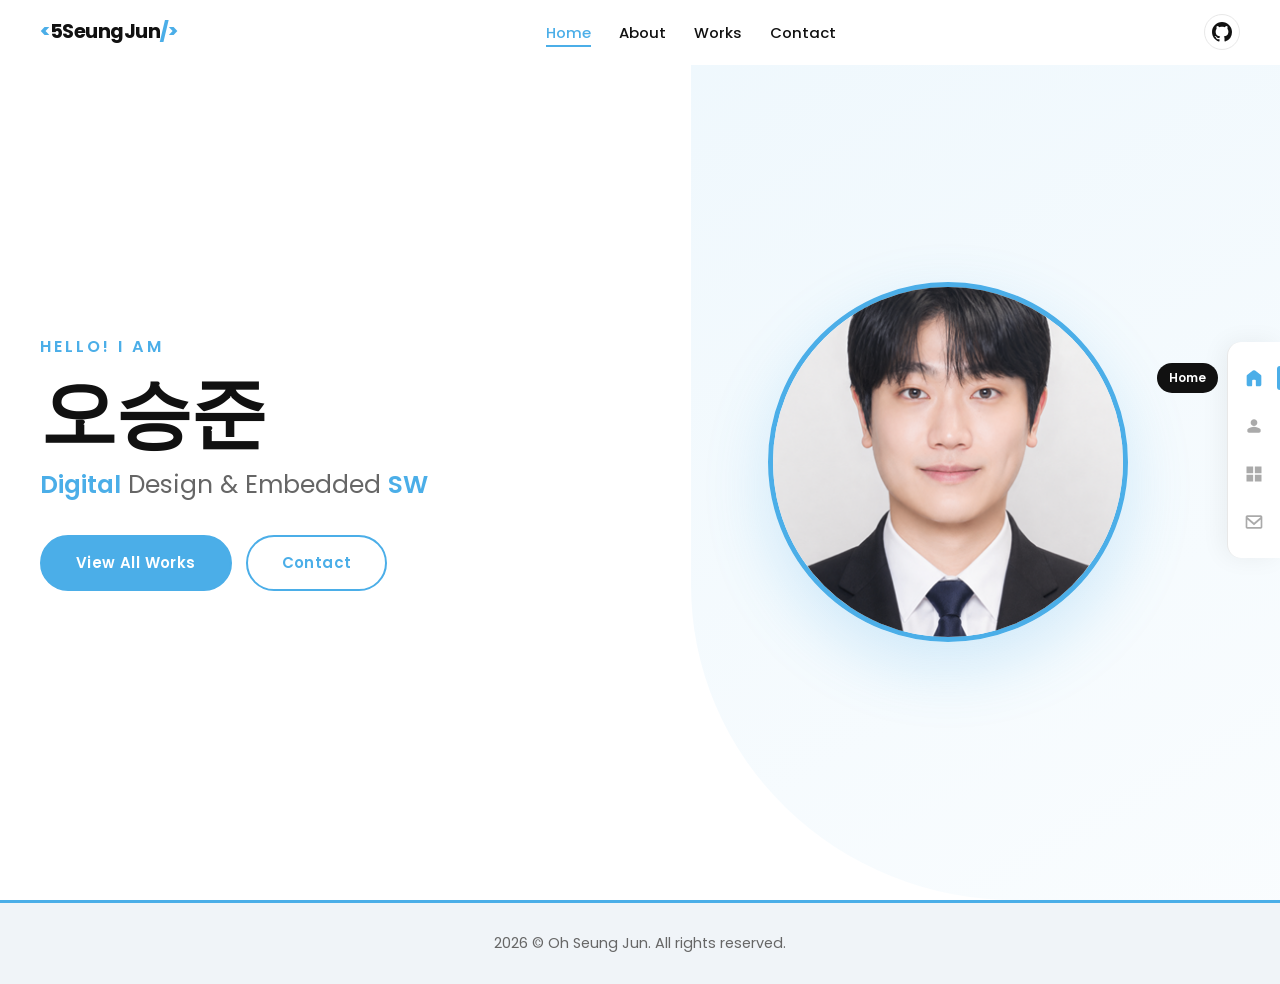
<file: index.html>
<!DOCTYPE html>
<html lang="ko">
<head>
  <title>오승준 | 포트폴리오</title>
  <meta charset="utf-8">
  <meta name="viewport" content="width=device-width, initial-scale=1, shrink-to-fit=no">
  <meta property="og:image" content="/images/about.jpeg">
  <meta property="og:image:type" content="image/jpeg">
  <meta property="og:image:width" content="800">
  <meta property="og:image:height" content="800">
  <meta name="twitter:card" content="summary_large_image">
  <meta name="twitter:image" content="/images/about.jpeg">
  <link rel="apple-touch-icon" sizes="180x180" href="/images/apple-icon-180x180.png">
  <link rel="icon" type="image/png" sizes="32x32" href="/images/favicon-32x32.png">
  <link rel="shortcut icon" href="/images/favicon.ico">
  <link href="https://fonts.googleapis.com/css2?family=Poppins:wght@300;400;500;600;700;800&display=swap" rel="stylesheet">
  <link rel="stylesheet" href="css/bootstrap.min.css">
  <link rel="stylesheet" href="css/aos.css">
  <link rel="stylesheet" href="css/custom.css">
</head>
<body>

  <!-- NAV -->
  <nav class="pf-nav" id="pf-nav">
    <div class="pf-nav-inner">
      <a class="pf-brand" href="index.html">
        <span class="pf-bracket">&lt;</span>5SeungJun<span class="pf-bracket">/&gt;</span>
      </a>
      <button class="pf-hamburger" id="pf-hamburger" aria-label="메뉴 열기">
        <span></span><span></span><span></span>
      </button>
      <ul class="pf-nav-links" id="pf-nav-links">
        <li><a href="index.html"     class="pf-link pf-nav-item active">Home</a></li>
        <li><a href="about.html"     class="pf-link pf-nav-item">About</a></li>
        <li><a href="portfolio.html" class="pf-link pf-nav-item">Works</a></li>
        <li><a href="contact.html"   class="pf-link pf-nav-item">Contact</a></li>
      </ul>
      <a href="https://github.com/5tmdwns" target="_blank" rel="noopener" class="pf-github-link" aria-label="GitHub">
        <svg width="20" height="20" viewBox="0 0 24 24" fill="currentColor">
          <path d="M12 0C5.37 0 0 5.37 0 12c0 5.31 3.435 9.795 8.205 11.385.6.105.825-.255.825-.57 0-.285-.015-1.23-.015-2.235-3.015.555-3.795-.735-4.035-1.41-.135-.345-.72-1.41-1.23-1.695-.42-.225-1.02-.78-.015-.795.945-.015 1.62.87 1.845 1.23 1.08 1.815 2.805 1.305 3.495.99.105-.78.42-1.305.765-1.605-2.67-.3-5.46-1.335-5.46-5.925 0-1.305.465-2.385 1.23-3.225-.12-.3-.54-1.53.12-3.18 0 0 1.005-.315 3.3 1.23.96-.27 1.98-.405 3-.405s2.04.135 3 .405c2.295-1.56 3.3-1.23 3.3-1.23.66 1.65.24 2.88.12 3.18.765.84 1.23 1.905 1.23 3.225 0 4.605-2.805 5.625-5.475 5.925.435.375.81 1.095.81 2.22 0 1.605-.015 2.895-.015 3.3 0 .315.225.69.825.57A12.02 12.02 0 0024 12c0-6.63-5.37-12-12-12z"/>
        </svg>
      </a>
    </div>
  </nav>

  <!-- HERO -->
  <section id="home" class="pf-hero">
    <div class="pf-hero-bg-shape"></div>
    <div class="container">
      <div class="row align-items-center">
        <div class="col-lg-6 pf-hero-text" data-aos="fade-right">
          <p class="pf-hero-sub">Hello! I am</p>
          <h1 class="pf-hero-name">오승준</h1>
          <h2 class="pf-hero-title"><span>Digital</span> Design &amp; Embedded <span>SW</span></h2>
          <div class="pf-hero-btns">
            <a href="portfolio.html" class="pf-btn pf-btn-primary pf-nav-item">View All Works</a>
            <a href="contact.html" class="pf-btn pf-btn-outline pf-nav-item">Contact</a>
          </div>
        </div>
        <div class="col-lg-6 text-center pf-hero-photo-col" data-aos="fade-left" data-aos-delay="150">
          <img src="images/about.jpeg" alt="오승준" class="pf-hero-photo">
        </div>
      </div>
    </div>
  </section>

  <!-- SIDEBAR -->
  <nav class="pf-sidenav" id="pf-sidenav">
    <ul>
      <li><a href="index.html"     data-label="Home"    class="pf-sidenav-link active pf-nav-item"><svg viewBox="0 0 24 24" fill="currentColor"><path d="M4 19v-9q0-.475.213-.9t.587-.7l6-4.5q.525-.4 1.2-.4t1.2.4l6 4.5q.375.275.588.7T20 10v9q0 .825-.588 1.413T18 21h-3q-.425 0-.712-.288T14 20v-5q0-.425-.288-.712T13 14h-2q-.425 0-.712.288T10 15v5q0 .425-.288.713T9 21H6q-.825 0-1.412-.587T4 19"/></svg></a></li>
      <li><a href="about.html"     data-label="About"   class="pf-sidenav-link pf-nav-item"><svg viewBox="0 0 24 24" fill="currentColor"><path d="M12 12q-1.65 0-2.825-1.175T8 8t1.175-2.825T12 4t2.825 1.175T16 8t-1.175 2.825T12 12m-8 6v-.8q0-.85.438-1.562T5.6 14.55q1.55-.775 3.15-1.162T12 13t3.25.388t3.15 1.162q.725.375 1.163 1.088T20 17.2v.8q0 .825-.587 1.413T18 20H6q-.825 0-1.412-.587T4 18"/></svg></a></li>
      <li><a href="portfolio.html" data-label="Works"   class="pf-sidenav-link pf-nav-item"><svg viewBox="0 0 24 24" fill="currentColor"><path d="M3 3h8v8H3zm0 10h8v8H3zM13 3h8v8h-8zm0 10h8v8h-8z"/></svg></a></li>
      <li><a href="contact.html"   data-label="Contact" class="pf-sidenav-link pf-nav-item"><svg viewBox="0 0 24 24" fill="currentColor"><path d="M4 4h16c1.1 0 2 .9 2 2v12c0 1.1-.9 2-2 2H4c-1.1 0-2-.9-2-2V6c0-1.1.9-2 2-2m0 2v.01L12 13L20 6.01V6H4m0 12h16V8.99l-8 6.92l-8-6.92z"/></svg></a></li>
    </ul>
  </nav>

  <script src="js/jquery.min.js"></script>
  <script src="js/aos.js"></script>
  <script>
    AOS.init({ duration: 700, easing: 'ease-in-out', once: true, offset: 60 });

    window.addEventListener('scroll', function() {
      document.getElementById('pf-nav').classList.toggle('pf-nav-scrolled', window.scrollY > 50);
    });

    document.getElementById('pf-hamburger').addEventListener('click', function() {
      this.classList.toggle('active');
      document.getElementById('pf-nav-links').classList.toggle('open');
    });

    window.addEventListener('pageshow', function() {
      document.body.classList.remove('pf-page-exit');
    });

    // 인쇄 시 nav 표시
    document.body.classList.add('print-show-nav');

    var _saved = {};

    window.addEventListener('beforeprint', function() {
      document.getElementById('pf-nav').classList.remove('pf-nav-scrolled');

      var hero    = document.querySelector('.pf-hero');
      var shape   = document.querySelector('.pf-hero-bg-shape');
      var body    = document.body;
      var html    = document.documentElement;
      var nav     = document.getElementById('pf-nav');
      var footer  = document.querySelector('.pf-footer');
      var sidenav = document.getElementById('pf-sidenav');

      _saved = {
        hero:    hero.getAttribute('style')    || '',
        shape:   shape.getAttribute('style')   || '',
        body:    body.getAttribute('style')    || '',
        html:    html.getAttribute('style')    || '',
        nav:     nav    ? (nav.getAttribute('style')    || '') : null,
        footer:  footer ? (footer.getAttribute('style') || '') : null,
        sidenav: sidenav ? (sidenav.getAttribute('style') || '') : null
      };

      var s = function(el, props) {
        if (!el) return;
        for (var k in props) el.style.setProperty(k, props[k], 'important');
      };

      // footer/sidenav: CSS에서 이미 숨기지만 pagination 엔진이 레이아웃 높이로 포함시키는 것을 막기 위해 JS에서도 명시적으로 제거
      s(footer,  { 'display':'none', 'height':'0', 'max-height':'0', 'overflow':'hidden', 'margin':'0', 'padding':'0' });
      s(sidenav, { 'display':'none', 'height':'0', 'max-height':'0', 'overflow':'hidden', 'margin':'0', 'padding':'0' });

      // nav 높이 명시
      s(nav, { 'height':'12mm', 'max-height':'12mm', 'overflow':'hidden' });

      // A4 가로: 210mm - 상하여백(8mm*2) - nav(12mm) = 182mm, 여유 6mm 빼서 176mm
      // contain:strict → Chrome 페이지 분할 엔진이 hero 내부 오버플로를 별도 페이지로 만들지 않음
      s(hero,  { 'min-height':'0', 'height':'176mm', 'max-height':'176mm', 'overflow':'hidden', 'padding':'0', 'contain':'strict' });
      s(shape, { 'height':'176mm', 'max-height':'176mm', 'overflow':'hidden' });

      // html/body 높이를 콘텐츠 영역(nav 12mm + hero 176mm = 188mm)으로 제한
      s(body, { 'height':'190mm', 'max-height':'190mm', 'overflow':'hidden', 'margin':'0', 'padding':'0' });
      s(html, { 'height':'190mm', 'max-height':'190mm', 'overflow':'hidden' });
    });

    window.addEventListener('afterprint', function() {
      var hero    = document.querySelector('.pf-hero');
      var shape   = document.querySelector('.pf-hero-bg-shape');
      var nav     = document.getElementById('pf-nav');
      var footer  = document.querySelector('.pf-footer');
      var sidenav = document.getElementById('pf-sidenav');

      hero.setAttribute('style', _saved.hero);
      shape.setAttribute('style', _saved.shape);
      document.body.setAttribute('style', _saved.body);
      document.documentElement.setAttribute('style', _saved.html);
      if (nav    && _saved.nav    !== null) nav.setAttribute('style', _saved.nav);
      if (footer && _saved.footer !== null) footer.setAttribute('style', _saved.footer);
      if (sidenav && _saved.sidenav !== null) sidenav.setAttribute('style', _saved.sidenav);
    });

    function navigateTo(url) {
      document.body.classList.add('pf-page-exit');
      setTimeout(function() { window.location.href = url; }, 350);
    }

    document.querySelectorAll('.pf-nav-item').forEach(function(link) {
      link.addEventListener('click', function(e) {
        var href = this.getAttribute('href');
        if (href && !href.startsWith('#') && !href.startsWith('http') && !href.startsWith('mailto')) {
          e.preventDefault();
          navigateTo(href);
        }
      });
    });
  </script>
  <footer class="pf-footer">
    <p>2026 &copy; Oh Seung Jun. All rights reserved.</p>
  </footer>
</body>
</html>
</file>
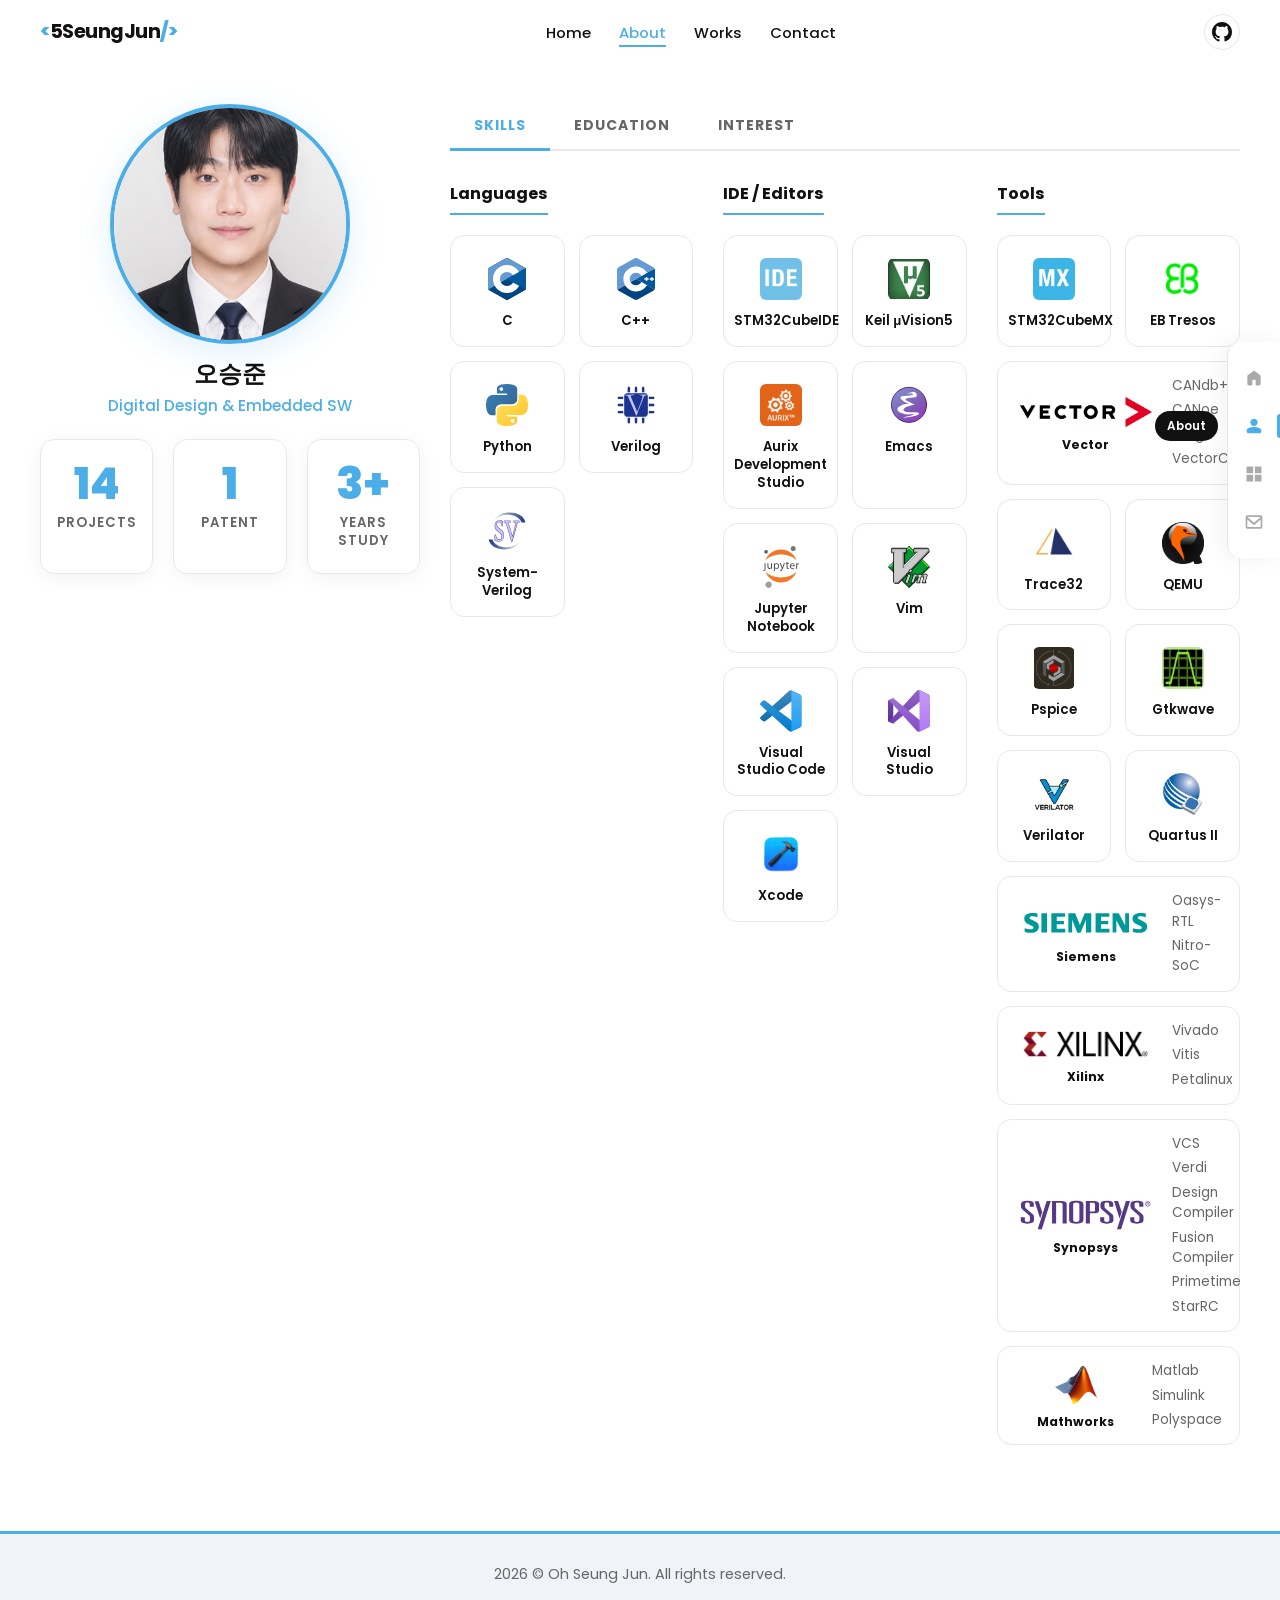
<file: about.html>
<!DOCTYPE html>
<html lang="ko">
<head>
  <title>오승준 | 포트폴리오</title>
  <meta charset="utf-8">
  <meta name="viewport" content="width=device-width, initial-scale=1, shrink-to-fit=no">
  <link rel="icon" type="image/png" sizes="32x32" href="/images/favicon-32x32.png">
  <link rel="shortcut icon" href="/images/favicon.ico">
  <link href="https://fonts.googleapis.com/css2?family=Poppins:wght@300;400;500;600;700;800&display=swap" rel="stylesheet">
  <link rel="stylesheet" href="css/bootstrap.min.css">
  <link rel="stylesheet" href="css/aos.css">
  <link rel="stylesheet" href="css/custom.css">
</head>
<body>

  <!-- NAV -->
  <nav class="pf-nav" id="pf-nav">
    <div class="pf-nav-inner">
      <a class="pf-brand" href="index.html">
        <span class="pf-bracket">&lt;</span>5SeungJun<span class="pf-bracket">/&gt;</span>
      </a>
      <button class="pf-hamburger" id="pf-hamburger" aria-label="메뉴 열기">
        <span></span><span></span><span></span>
      </button>
      <ul class="pf-nav-links" id="pf-nav-links">
        <li><a href="index.html"     class="pf-link pf-nav-item">Home</a></li>
        <li><a href="about.html"     class="pf-link pf-nav-item active">About</a></li>
        <li><a href="portfolio.html" class="pf-link pf-nav-item">Works</a></li>
        <li><a href="contact.html"   class="pf-link pf-nav-item">Contact</a></li>
      </ul>
      <a href="https://github.com/5tmdwns" target="_blank" rel="noopener" class="pf-github-link" aria-label="GitHub">
        <svg width="20" height="20" viewBox="0 0 24 24" fill="currentColor">
          <path d="M12 0C5.37 0 0 5.37 0 12c0 5.31 3.435 9.795 8.205 11.385.6.105.825-.255.825-.57 0-.285-.015-1.23-.015-2.235-3.015.555-3.795-.735-4.035-1.41-.135-.345-.72-1.41-1.23-1.695-.42-.225-1.02-.78-.015-.795.945-.015 1.62.87 1.845 1.23 1.08 1.815 2.805 1.305 3.495.99.105-.78.42-1.305.765-1.605-2.67-.3-5.46-1.335-5.46-5.925 0-1.305.465-2.385 1.23-3.225-.12-.3-.54-1.53.12-3.18 0 0 1.005-.315 3.3 1.23.96-.27 1.98-.405 3-.405s2.04.135 3 .405c2.295-1.56 3.3-1.23 3.3-1.23.66 1.65.24 2.88.12 3.18.765.84 1.23 1.905 1.23 3.225 0 4.605-2.805 5.625-5.475 5.925.435.375.81 1.095.81 2.22 0 1.605-.015 2.895-.015 3.3 0 .315.225.69.825.57A12.02 12.02 0 0024 12c0-6.63-5.37-12-12-12z"/>
        </svg>
      </a>
    </div>
  </nav>

  <!-- ABOUT PAGE -->
  <main class="pf-page">
    <div class="container">
      <div class="row align-items-start g-5">

        <!-- Left: Photo + About info + Stats -->
        <div class="col-lg-4 pf-about-photo-col" data-aos="fade-right">
          <img src="images/about.jpeg" alt="오승준" class="pf-avatar">
          <h3 class="pf-about-name">오승준</h3>
          <p class="pf-about-role">Digital Design & Embedded SW</p>
          <div class="pf-stats-row" data-aos="fade-up" data-aos-delay="100">
            <div class="pf-stat-item">
              <span class="pf-stat-num">14</span>
              <span class="pf-stat-label">Projects</span>
            </div>
            <div class="pf-stat-item">
              <span class="pf-stat-num">1</span>
              <span class="pf-stat-label">Patent</span>
            </div>
            <div class="pf-stat-item">
              <span class="pf-stat-num">3+</span>
              <span class="pf-stat-label">Years<br>Study</span>
            </div>
          </div>
        </div>

        <!-- Right: Tabs (Skills + Education) -->
        <div class="col-lg-8" data-aos="fade-left">
          <div class="pf-tab-row">
            <button class="pf-tab-btn active" data-tab="skills">Skills</button>
            <button class="pf-tab-btn" data-tab="education">Education</button>
            <button class="pf-tab-btn" data-tab="interest">Interest</button>
          </div>

          <!-- Skills Tab -->
          <div class="pf-tab-pane active" id="tab-skills">
            <div class="row">
              <div class="col-md-4 mb-4">
                <h3 class="pf-skills-cat">Languages</h3>
                <div class="pf-skill-card-grid">
                  <div class="pf-skill-card"><img src="/images/icons/c.svg" alt="C"><span class="pf-skill-name">C</span></div>
                  <div class="pf-skill-card"><img src="/images/icons/cpp.svg" alt="C++"><span class="pf-skill-name">C++</span></div>
                  <div class="pf-skill-card"><img src="/images/icons/python.svg" alt="Python"><span class="pf-skill-name">Python</span></div>
                  <div class="pf-skill-card"><img src="/images/icons/verilog.svg" alt="Verilog"><span class="pf-skill-name">Verilog</span></div>
                  <div class="pf-skill-card"><img src="/images/icons/systemverilog.svg" alt="SystemVerilog"><span class="pf-skill-name">System&shy;Verilog</span></div>
                </div>
              </div>
              <div class="col-md-4 mb-4">
                <h3 class="pf-skills-cat">IDE / Editors</h3>
                <div class="pf-skill-card-grid">
                  <div class="pf-skill-card"><img src="/images/icons/STM32CubeIDE.png" alt="STM32CubeIDE"><span class="pf-skill-name">STM32CubeIDE</span></div>
                  <div class="pf-skill-card"><img src="/images/icons/Keil_μVision5.png" alt="Keil μVision5"><span class="pf-skill-name">Keil μVision5</span></div>
                  <div class="pf-skill-card"><img src="/images/icons/Aurix_Development_Studio.png" alt="Aurix Development Studio"><span class="pf-skill-name">Aurix Development Studio</span></div>
                  <div class="pf-skill-card"><img src="/images/icons/emacs.svg" alt="Emacs"><span class="pf-skill-name">Emacs</span></div>
                  <div class="pf-skill-card"><img src="/images/icons/jupyter.svg" alt="Jupyter Notebook"><span class="pf-skill-name">Jupyter Notebook</span></div>
                  <div class="pf-skill-card"><img src="/images/icons/vim.svg" alt="Vim"><span class="pf-skill-name">Vim</span></div>
                  <div class="pf-skill-card"><img src="/images/icons/vscode.svg" alt="VS Code"><span class="pf-skill-name">Visual Studio Code</span></div>
                  <div class="pf-skill-card"><img src="/images/icons/visualstudio.svg" alt="Visual Studio"><span class="pf-skill-name">Visual Studio</span></div>
                  <div class="pf-skill-card"><img src="/images/icons/xcode.png" alt="Xcode"><span class="pf-skill-name">Xcode</span></div>
                </div>
              </div>
              <div class="col-md-4 mb-4">
                <h3 class="pf-skills-cat">Tools</h3>
                <div class="pf-skill-card-grid">
                  <div class="pf-skill-card"><img src="/images/icons/STM32CubeMX.png" alt="STM32CubeMX"><span class="pf-skill-name">STM32CubeMX</span></div>
                  <div class="pf-skill-card"><img src="/images/icons/EB_Tresos.jpg" alt="EB Tresos"><span class="pf-skill-name">EB Tresos</span></div>
                  <div class="pf-skill-card pf-skill-card-wide">
                    <div class="pf-skill-card-left">
                      <img src="/images/icons/Vector.jpg" alt="Vector">
                      <span class="pf-skill-name">Vector</span>
                    </div>
                    <div class="pf-skill-card-right">
                      <span>CANdb++</span>
                      <span>CANoe</span>
                      <span>Indigo</span>
                      <span>VectorCAST</span>
                    </div>
                  </div>
                  <div class="pf-skill-card"><img src="/images/icons/Trace32.jpeg" alt="Trace32"><span class="pf-skill-name">Trace32</span></div>
                  <div class="pf-skill-card"><img src="/images/icons/QEMU.png" alt="QEMU"><span class="pf-skill-name">QEMU</span></div>
                  <div class="pf-skill-card"><img src="/images/icons/pspice.png" alt="Pspice"><span class="pf-skill-name">Pspice</span></div>
                  <div class="pf-skill-card"><img src="/images/icons/gtkwave.png" alt="Gtkwave"><span class="pf-skill-name">Gtkwave</span></div>
                  <div class="pf-skill-card"><img src="/images/icons/verilator.png" alt="Verilator"><span class="pf-skill-name">Verilator</span></div>
                  <div class="pf-skill-card"><img src="/images/icons/quartus.png" alt="Quartus II"><span class="pf-skill-name">Quartus II</span></div>
                  <div class="pf-skill-card pf-skill-card-wide">
                    <div class="pf-skill-card-left">
                      <img src="/images/icons/siemens.svg" alt="Siemens">
                      <span class="pf-skill-name">Siemens</span>
                    </div>
                    <div class="pf-skill-card-divider"></div>
                    <div class="pf-skill-card-right">
                      <span>Oasys-RTL</span>
                      <span>Nitro-SoC</span>
                    </div>
                  </div>
                  <div class="pf-skill-card pf-skill-card-wide">
                    <div class="pf-skill-card-left">
                      <img src="/images/icons/xilinx.png" alt="Xilinx">
                      <span class="pf-skill-name">Xilinx</span>
                    </div>
                    <div class="pf-skill-card-divider"></div>
                    <div class="pf-skill-card-right">
                      <span>Vivado</span>
                      <span>Vitis</span>
                      <span>Petalinux</span>
                    </div>
                  </div>
                  <div class="pf-skill-card pf-skill-card-wide">
                    <div class="pf-skill-card-left">
                      <img src="/images/icons/synopsys.svg" alt="Synopsys">
                      <span class="pf-skill-name">Synopsys</span>
                    </div>
                    <div class="pf-skill-card-divider"></div>
                    <div class="pf-skill-card-right">
                      <span>VCS</span>
                      <span>Verdi</span>
                      <span>Design Compiler</span>
                      <span>Fusion Compiler</span>
                      <span>Primetime</span>
                      <span>StarRC</span>
                    </div>
                  </div>
                  <div class="pf-skill-card pf-skill-card-wide pf-skill-card-wide-sm">
                    <div class="pf-skill-card-left">
                      <img src="/images/icons/mathworks.png" alt="Mathworks">
                      <span class="pf-skill-name">Mathworks</span>
                    </div>
                    <div class="pf-skill-card-divider"></div>
                    <div class="pf-skill-card-right">
                      <span>Matlab</span>
                      <span>Simulink</span>
                      <span>Polyspace</span>
                    </div>
                  </div>
                </div>
              </div>
            </div>
          </div>

          <!-- Interest Tab -->
          <div class="pf-tab-pane" id="tab-interest">
            <ul class="pf-traits">
              <li>
                <strong>취미 :</strong>
                배틀그라운드 같은 배틀로얄 게임을 즐겨합니다. 매 판 다른 변수 속에서 제한된 자원을 활용하여 전략을 짜고, 순간적인 예외 상황에 대응하는 과정이 흥미롭습니다. 이를 통해 효율적인 리소스 활용과 집중력을 기를 수 있었습니다.
              </li>
              <li>
                <strong>특기 :</strong>
                기술적 정보를 구조화해 문서화하는 능력이 뛰어납니다. 노션으로 학습 및 프로젝트를 체계적으로 정리하고, Github 포트폴리오를 제작해 결과물을 공유하며 참고할 수 있도록 관리해왔습니다.
              </li>
            </ul>
          </div>

          <!-- Education Tab -->
          <div class="pf-tab-pane" id="tab-education">
            <div class="pf-timeline">
              <div class="pf-timeline-item" data-aos="fade-up">
                <div class="pf-timeline-dot"></div>
                <div class="pf-timeline-content">
                  <span class="pf-timeline-date">2014.03 – 2017.02</span>
                  <h3>인문계열</h3>
                  <p>서인천고등학교</p>
                </div>
              </div>
              <div class="pf-timeline-item" data-aos="fade-up" data-aos-delay="50">
                <div class="pf-timeline-dot"></div>
                <div class="pf-timeline-content">
                  <span class="pf-timeline-date">2017.03 – 2023.02</span>
                  <h3>철도전기전자전공</h3>
                  <p>한국교통대학교 (중퇴)</p>
                </div>
              </div>
              <div class="pf-timeline-item" data-aos="fade-up" data-aos-delay="100">
                <div class="pf-timeline-dot"></div>
                <div class="pf-timeline-content">
                  <span class="pf-timeline-date">2023.03 – 2025.08</span>
                  <h3>전자공학과 (졸업)</h3>
                  <p>경희대학교 (편입)</p>
                </div>
              </div>
              <div class="pf-timeline-item" data-aos="fade-up" data-aos-delay="100">
                <div class="pf-timeline-dot"></div>
                <div class="pf-timeline-content">
                  <span class="pf-timeline-date">2025.12 – Ongoing</span>
                  <h3>HL만도&클레무브 Intelligent Vehicle School 5기</h3>
                  <p>HL만도&클레무브, 현대엔지비, 한국전파진흥협회 주관</p>
                </div>
              </div>
            </div>
          </div>

        </div>
      </div>
    </div>
  </main>

  <!-- SIDEBAR -->
  <nav class="pf-sidenav" id="pf-sidenav">
    <ul>
      <li><a href="index.html"     data-label="Home"    class="pf-sidenav-link pf-nav-item"><svg viewBox="0 0 24 24" fill="currentColor"><path d="M4 19v-9q0-.475.213-.9t.587-.7l6-4.5q.525-.4 1.2-.4t1.2.4l6 4.5q.375.275.588.7T20 10v9q0 .825-.588 1.413T18 21h-3q-.425 0-.712-.288T14 20v-5q0-.425-.288-.712T13 14h-2q-.425 0-.712.288T10 15v5q0 .425-.288.713T9 21H6q-.825 0-1.412-.587T4 19"/></svg></a></li>
      <li><a href="about.html"     data-label="About"   class="pf-sidenav-link active pf-nav-item"><svg viewBox="0 0 24 24" fill="currentColor"><path d="M12 12q-1.65 0-2.825-1.175T8 8t1.175-2.825T12 4t2.825 1.175T16 8t-1.175 2.825T12 12m-8 6v-.8q0-.85.438-1.562T5.6 14.55q1.55-.775 3.15-1.162T12 13t3.25.388t3.15 1.162q.725.375 1.163 1.088T20 17.2v.8q0 .825-.587 1.413T18 20H6q-.825 0-1.412-.587T4 18"/></svg></a></li>
      <li><a href="portfolio.html" data-label="Works"   class="pf-sidenav-link pf-nav-item"><svg viewBox="0 0 24 24" fill="currentColor"><path d="M3 3h8v8H3zm0 10h8v8H3zM13 3h8v8h-8zm0 10h8v8h-8z"/></svg></a></li>
      <li><a href="contact.html"   data-label="Contact" class="pf-sidenav-link pf-nav-item"><svg viewBox="0 0 24 24" fill="currentColor"><path d="M4 4h16c1.1 0 2 .9 2 2v12c0 1.1-.9 2-2 2H4c-1.1 0-2-.9-2-2V6c0-1.1.9-2 2-2m0 2v.01L12 13L20 6.01V6H4m0 12h16V8.99l-8 6.92l-8-6.92z"/></svg></a></li>
    </ul>
  </nav>

  <script src="js/jquery.min.js"></script>
  <script src="js/aos.js"></script>
  <script>
    AOS.init({ duration: 700, easing: 'ease-in-out', once: true, offset: 60 });

    window.addEventListener('scroll', function() {
      document.getElementById('pf-nav').classList.toggle('pf-nav-scrolled', window.scrollY > 50);
    });

    document.getElementById('pf-hamburger').addEventListener('click', function() {
      this.classList.toggle('active');
      document.getElementById('pf-nav-links').classList.toggle('open');
    });

    // Tabs
    document.querySelectorAll('.pf-tab-btn').forEach(function(btn) {
      btn.addEventListener('click', function() {
        document.querySelectorAll('.pf-tab-btn').forEach(function(b) { b.classList.remove('active'); });
        document.querySelectorAll('.pf-tab-pane').forEach(function(p) { p.classList.remove('active'); });
        this.classList.add('active');
        document.getElementById('tab-' + this.dataset.tab).classList.add('active');
      });
    });

    window.addEventListener('pageshow', function() {
      document.body.classList.remove('pf-page-exit');
    });

    // Page transition
    function navigateTo(url) {
      document.body.classList.add('pf-page-exit');
      setTimeout(function() { window.location.href = url; }, 350);
    }
    document.querySelectorAll('.pf-nav-item').forEach(function(link) {
      link.addEventListener('click', function(e) {
        var href = this.getAttribute('href');
        if (href && !href.startsWith('#') && !href.startsWith('http') && !href.startsWith('mailto')) {
          e.preventDefault();
          navigateTo(href);
        }
      });
    });
  </script>
  <footer class="pf-footer">
    <p>2026 &copy; Oh Seung Jun. All rights reserved.</p>
  </footer>
</body>
</html>
</file>
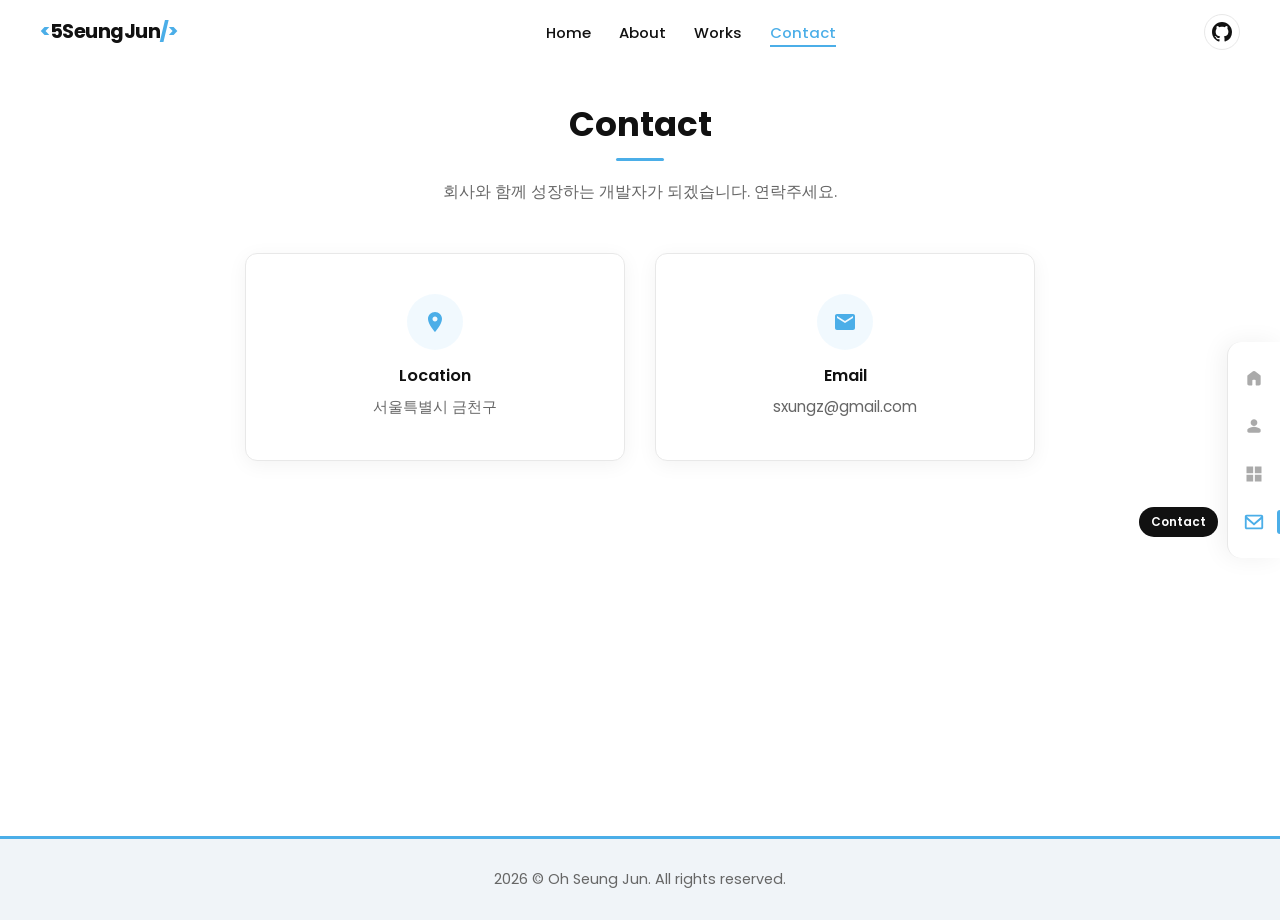
<file: contact.html>
<!DOCTYPE html>
<html lang="ko">
<head>
  <title>오승준 | 포트폴리오</title>
  <meta charset="utf-8">
  <meta name="viewport" content="width=device-width, initial-scale=1, shrink-to-fit=no">
  <link rel="icon" type="image/png" sizes="32x32" href="/images/favicon-32x32.png">
  <link rel="shortcut icon" href="/images/favicon.ico">
  <link href="https://fonts.googleapis.com/css2?family=Poppins:wght@300;400;500;600;700;800&display=swap" rel="stylesheet">
  <link rel="stylesheet" href="css/bootstrap.min.css">
  <link rel="stylesheet" href="css/aos.css">
  <link rel="stylesheet" href="css/custom.css">
</head>
<body>

  <!-- NAV -->
  <nav class="pf-nav" id="pf-nav">
    <div class="pf-nav-inner">
      <a class="pf-brand" href="index.html">
        <span class="pf-bracket">&lt;</span>5SeungJun<span class="pf-bracket">/&gt;</span>
      </a>
      <button class="pf-hamburger" id="pf-hamburger" aria-label="메뉴 열기">
        <span></span><span></span><span></span>
      </button>
      <ul class="pf-nav-links" id="pf-nav-links">
        <li><a href="index.html"     class="pf-link pf-nav-item">Home</a></li>
        <li><a href="about.html"     class="pf-link pf-nav-item">About</a></li>
        <li><a href="portfolio.html" class="pf-link pf-nav-item">Works</a></li>
        <li><a href="contact.html"   class="pf-link pf-nav-item active">Contact</a></li>
      </ul>
      <a href="https://github.com/5tmdwns" target="_blank" rel="noopener" class="pf-github-link" aria-label="GitHub">
        <svg width="20" height="20" viewBox="0 0 24 24" fill="currentColor">
          <path d="M12 0C5.37 0 0 5.37 0 12c0 5.31 3.435 9.795 8.205 11.385.6.105.825-.255.825-.57 0-.285-.015-1.23-.015-2.235-3.015.555-3.795-.735-4.035-1.41-.135-.345-.72-1.41-1.23-1.695-.42-.225-1.02-.78-.015-.795.945-.015 1.62.87 1.845 1.23 1.08 1.815 2.805 1.305 3.495.99.105-.78.42-1.305.765-1.605-2.67-.3-5.46-1.335-5.46-5.925 0-1.305.465-2.385 1.23-3.225-.12-.3-.54-1.53.12-3.18 0 0 1.005-.315 3.3 1.23.96-.27 1.98-.405 3-.405s2.04.135 3 .405c2.295-1.56 3.3-1.23 3.3-1.23.66 1.65.24 2.88.12 3.18.765.84 1.23 1.905 1.23 3.225 0 4.605-2.805 5.625-5.475 5.925.435.375.81 1.095.81 2.22 0 1.605-.015 2.895-.015 3.3 0 .315.225.69.825.57A12.02 12.02 0 0024 12c0-6.63-5.37-12-12-12z"/>
        </svg>
      </a>
    </div>
  </nav>

  <!-- CONTACT PAGE -->
  <main class="pf-page">
    <div class="container">
      <h2 class="pf-title text-center mb-3" data-aos="fade-up">Contact</h2>
      <p class="pf-contact-sub text-center" data-aos="fade-up" data-aos-delay="50">
        회사와 함께 성장하는 개발자가 되겠습니다. 연락주세요.
      </p>
      <div class="row justify-content-center g-4">

        <!-- Address -->
        <div class="col-md-4 col-sm-6" data-aos="fade-up" data-aos-delay="100">
          <div class="pf-contact-card">
            <div class="pf-contact-icon">
              <svg width="24" height="24" viewBox="0 0 24 24" fill="currentColor">
                <path d="M12 2C8.13 2 5 5.13 5 9c0 5.25 7 13 7 13s7-7.75 7-13c0-3.87-3.13-7-7-7zm0 9.5c-1.38 0-2.5-1.12-2.5-2.5s1.12-2.5 2.5-2.5 2.5 1.12 2.5 2.5-1.12 2.5-2.5 2.5z"/>
              </svg>
            </div>
            <h4>Location</h4>
            <p>서울특별시 금천구</p>
          </div>
        </div>

        <!-- Email -->
        <div class="col-md-4 col-sm-6" data-aos="fade-up" data-aos-delay="150">
          <div class="pf-contact-card">
            <div class="pf-contact-icon">
              <svg width="24" height="24" viewBox="0 0 24 24" fill="currentColor">
                <path d="M20 4H4c-1.1 0-1.99.9-1.99 2L2 18c0 1.1.9 2 2 2h16c1.1 0 2-.9 2-2V6c0-1.1-.9-2-2-2zm0 4l-8 5-8-5V6l8 5 8-5v2z"/>
              </svg>
            </div>
            <h4>Email</h4>
            <p><a href="mailto:sxungz@gmail.com">sxungz@gmail.com</a></p>
          </div>
        </div>

      </div>
    </div>
  </main>

  <!-- SIDEBAR -->
  <nav class="pf-sidenav" id="pf-sidenav">
    <ul>
      <li><a href="index.html"     data-label="Home"    class="pf-sidenav-link pf-nav-item"><svg viewBox="0 0 24 24" fill="currentColor"><path d="M4 19v-9q0-.475.213-.9t.587-.7l6-4.5q.525-.4 1.2-.4t1.2.4l6 4.5q.375.275.588.7T20 10v9q0 .825-.588 1.413T18 21h-3q-.425 0-.712-.288T14 20v-5q0-.425-.288-.712T13 14h-2q-.425 0-.712.288T10 15v5q0 .425-.288.713T9 21H6q-.825 0-1.412-.587T4 19"/></svg></a></li>
      <li><a href="about.html"     data-label="About"   class="pf-sidenav-link pf-nav-item"><svg viewBox="0 0 24 24" fill="currentColor"><path d="M12 12q-1.65 0-2.825-1.175T8 8t1.175-2.825T12 4t2.825 1.175T16 8t-1.175 2.825T12 12m-8 6v-.8q0-.85.438-1.562T5.6 14.55q1.55-.775 3.15-1.162T12 13t3.25.388t3.15 1.162q.725.375 1.163 1.088T20 17.2v.8q0 .825-.587 1.413T18 20H6q-.825 0-1.412-.587T4 18"/></svg></a></li>
      <li><a href="portfolio.html" data-label="Works"   class="pf-sidenav-link pf-nav-item"><svg viewBox="0 0 24 24" fill="currentColor"><path d="M3 3h8v8H3zm0 10h8v8H3zM13 3h8v8h-8zm0 10h8v8h-8z"/></svg></a></li>
      <li><a href="contact.html"   data-label="Contact" class="pf-sidenav-link active pf-nav-item"><svg viewBox="0 0 24 24" fill="currentColor"><path d="M4 4h16c1.1 0 2 .9 2 2v12c0 1.1-.9 2-2 2H4c-1.1 0-2-.9-2-2V6c0-1.1.9-2 2-2m0 2v.01L12 13L20 6.01V6H4m0 12h16V8.99l-8 6.92l-8-6.92z"/></svg></a></li>
    </ul>
  </nav>

  <script src="js/jquery.min.js"></script>
  <script src="js/aos.js"></script>
  <script>
    AOS.init({ duration: 700, easing: 'ease-in-out', once: true, offset: 60 });

    window.addEventListener('scroll', function() {
      document.getElementById('pf-nav').classList.toggle('pf-nav-scrolled', window.scrollY > 50);
    });

    document.getElementById('pf-hamburger').addEventListener('click', function() {
      this.classList.toggle('active');
      document.getElementById('pf-nav-links').classList.toggle('open');
    });

    window.addEventListener('pageshow', function() {
      document.body.classList.remove('pf-page-exit');
    });

    function navigateTo(url) {
      document.body.classList.add('pf-page-exit');
      setTimeout(function() { window.location.href = url; }, 350);
    }
    document.querySelectorAll('.pf-nav-item').forEach(function(link) {
      link.addEventListener('click', function(e) {
        var href = this.getAttribute('href');
        if (href && !href.startsWith('#') && !href.startsWith('http') && !href.startsWith('mailto')) {
          e.preventDefault();
          navigateTo(href);
        }
      });
    });
  </script>
  <footer class="pf-footer">
    <p>2026 &copy; Oh Seung Jun. All rights reserved.</p>
  </footer>
</body>
</html>
</file>
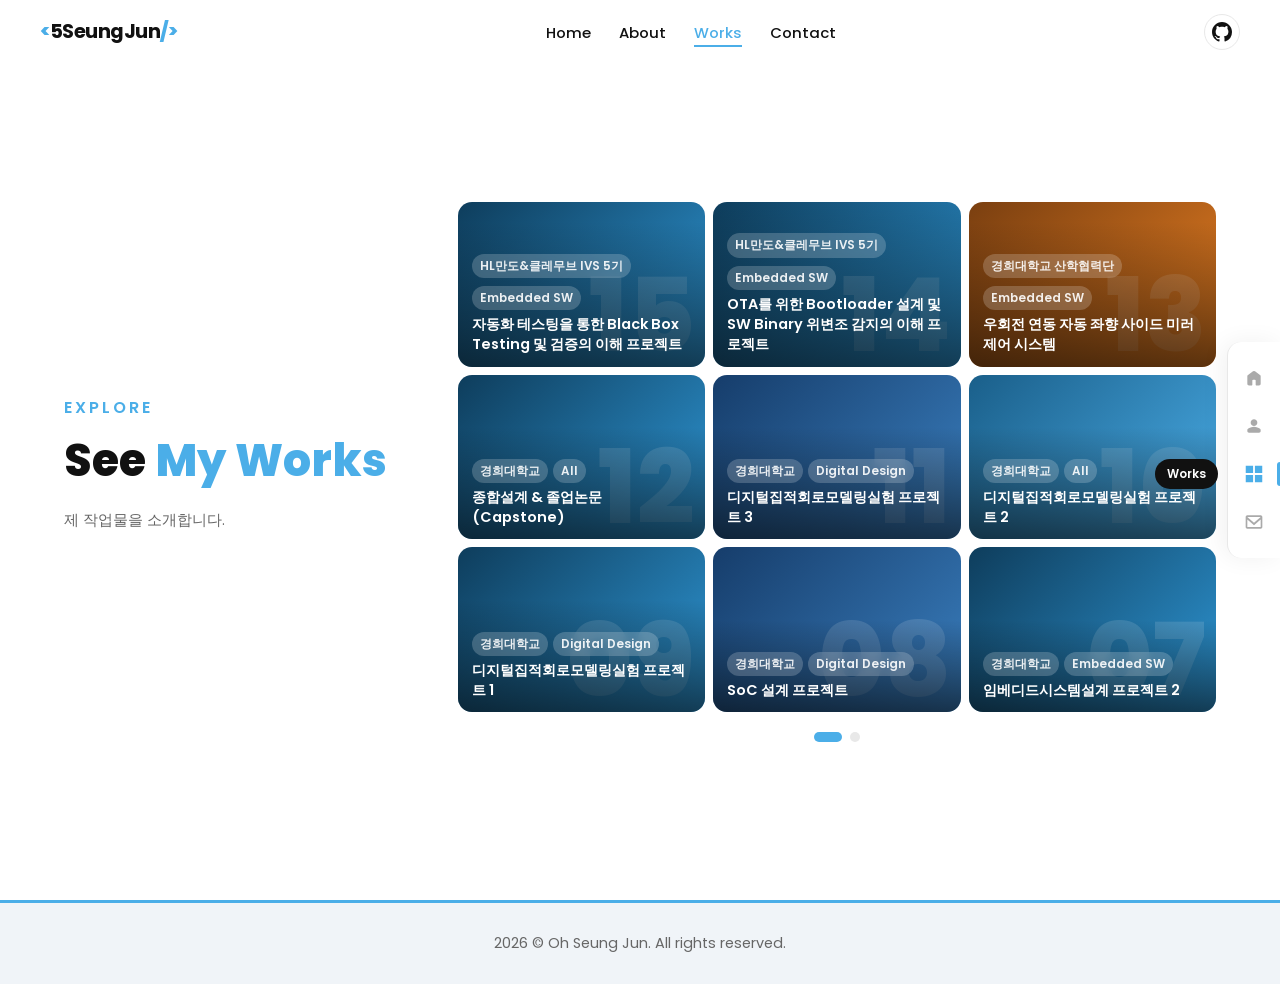
<file: portfolio.html>
<!DOCTYPE html>
<html lang="ko">
<head>
  <title>오승준 | 포트폴리오</title>
  <meta charset="utf-8">
  <meta name="viewport" content="width=device-width, initial-scale=1, shrink-to-fit=no">
  <link rel="icon" type="image/png" sizes="32x32" href="/images/favicon-32x32.png">
  <link rel="shortcut icon" href="/images/favicon.ico">
  <link href="https://fonts.googleapis.com/css2?family=Poppins:wght@300;400;500;600;700;800&display=swap" rel="stylesheet">
  <link rel="stylesheet" href="css/bootstrap.min.css">
  <link rel="stylesheet" href="css/aos.css">
  <link rel="stylesheet" href="css/custom.css">
</head>
<body>

  <!-- NAV -->
  <nav class="pf-nav" id="pf-nav">
    <div class="pf-nav-inner">
      <a class="pf-brand" href="index.html">
        <span class="pf-bracket">&lt;</span>5SeungJun<span class="pf-bracket">/&gt;</span>
      </a>
      <button class="pf-hamburger" id="pf-hamburger" aria-label="메뉴 열기">
        <span></span><span></span><span></span>
      </button>
      <ul class="pf-nav-links" id="pf-nav-links">
        <li><a href="index.html"     class="pf-link pf-nav-item">Home</a></li>
        <li><a href="about.html"     class="pf-link pf-nav-item">About</a></li>
        <li><a href="portfolio.html" class="pf-link pf-nav-item active">Works</a></li>
        <li><a href="contact.html"   class="pf-link pf-nav-item">Contact</a></li>
      </ul>
      <a href="https://github.com/5tmdwns" target="_blank" rel="noopener" class="pf-github-link" aria-label="GitHub">
        <svg width="20" height="20" viewBox="0 0 24 24" fill="currentColor">
          <path d="M12 0C5.37 0 0 5.37 0 12c0 5.31 3.435 9.795 8.205 11.385.6.105.825-.255.825-.57 0-.285-.015-1.23-.015-2.235-3.015.555-3.795-.735-4.035-1.41-.135-.345-.72-1.41-1.23-1.695-.42-.225-1.02-.78-.015-.795.945-.015 1.62.87 1.845 1.23 1.08 1.815 2.805 1.305 3.495.99.105-.78.42-1.305.765-1.605-2.67-.3-5.46-1.335-5.46-5.925 0-1.305.465-2.385 1.23-3.225-.12-.3-.54-1.53.12-3.18 0 0 1.005-.315 3.3 1.23.96-.27 1.98-.405 3-.405s2.04.135 3 .405c2.295-1.56 3.3-1.23 3.3-1.23.66 1.65.24 2.88.12 3.18.765.84 1.23 1.905 1.23 3.225 0 4.605-2.805 5.625-5.475 5.925.435.375.81 1.095.81 2.22 0 1.605-.015 2.895-.015 3.3 0 .315.225.69.825.57A12.02 12.02 0 0024 12c0-6.63-5.37-12-12-12z"/>
        </svg>
      </a>
    </div>
  </nav>

  <!-- WORKS SECTION -->
  <section class="pf-works-section">
    <div class="container-fluid pf-works-container">
      <div class="row align-items-center pf-works-row">

        <!-- 왼쪽: 텍스트 -->
        <div class="col-lg-4 pf-works-text-col" data-aos="fade-right">
          <p class="pf-hero-sub" style="margin-bottom:14px;">Explore</p>
          <h2 class="pf-works-heading">See <span>My Works</span></h2>
          <p class="pf-works-desc">제 작업물을 소개합니다.</p>
        </div>

        <!-- 오른쪽: 그리드 + 페이지네이션 (최신순) -->
        <div class="col-lg-8" data-aos="fade-left" data-aos-delay="100">

          <!-- 카드 목록 (JS가 9개씩 자동 페이징) -->
          <div class="pf-works-grid" id="pf-all-cards">

              <div class="pf-work-img-card pf-work-c2" data-href="portfolio-details.html?id=15">
                <div class="pf-work-img-bg"><span class="pf-work-img-num">15</span></div>
                <div class="pf-work-img-bottom">
                  <span class="pf-work-tag">HL만도&클레무브 IVS 5기</span>
                  <span class="pf-work-tag">Embedded SW</span>
                  <span class="pf-work-title">자동화 테스팅을 통한 Black Box Testing 및 검증의 이해 프로젝트</span>
                </div>
                <div class="pf-work-overlay">
                  <p class="pf-work-overlay-title">자동화 테스팅을 통한 Black Box Testing 및 검증의 이해 프로젝트</p>
                  <p class="pf-work-overlay-date">2026.03.19 – 2026.03.23</p>
                  <div class="pf-work-overlay-actions">
                    <div class="pf-work-overlay-arrow">→</div>
                  </div>
                </div>
              </div>

              <div class="pf-work-img-card pf-work-c2" data-href="portfolio-details.html?id=14">
                <div class="pf-work-img-bg"><span class="pf-work-img-num">14</span></div>
                <div class="pf-work-img-bottom">
                  <span class="pf-work-tag">HL만도&클레무브 IVS 5기</span>
                  <span class="pf-work-tag">Embedded SW</span>
                  <span class="pf-work-title">OTA를 위한 Bootloader 설계 및 SW Binary 위변조 감지의 이해 프로젝트</span>
                </div>
                <div class="pf-work-overlay">
                  <p class="pf-work-overlay-title">OTA를 위한 Bootloader 설계 및 SW Binary 위변조 감지의 이해 프로젝트</p>
                  <p class="pf-work-overlay-date">2026.03.05 – 2026.03.09</p>
                  <div class="pf-work-overlay-actions">
                    <div class="pf-work-overlay-arrow">→</div>
                  </div>
                </div>
              </div>

              <div class="pf-work-img-card pf-work-patent" data-href="portfolio-details.html?id=13">
                <div class="pf-work-img-bg"><span class="pf-work-img-num">13</span></div>
                <div class="pf-work-img-bottom">
                  <span class="pf-work-tag">경희대학교 산학협력단</span>
                  <span class="pf-work-tag">Embedded SW</span>
                  <span class="pf-work-title">우회전 연동 자동 좌향 사이드 미러 제어 시스템</span>
                </div>
                <div class="pf-work-overlay">
                  <p class="pf-work-overlay-title">우회전 연동 자동 좌향 사이드 미러 제어 시스템</p>
                  <p class="pf-work-overlay-date">2025.07.16 출원</p>
                  <div class="pf-work-overlay-actions">
                    <a href="https://ieeexplore.ieee.org/document/11388432/metrics#metrics" target="_blank" rel="noopener" class="pf-work-overlay-text-btn" onclick="event.stopPropagation()">논문</a>
                    <div class="pf-work-overlay-arrow">→</div>
                  </div>
                </div>
              </div>

              <div class="pf-work-img-card pf-work-c2" data-href="portfolio-details.html?id=12">
                <div class="pf-work-img-bg"><span class="pf-work-img-num">12</span></div>
                <div class="pf-work-img-bottom">
                  <span class="pf-work-tag">경희대학교</span>
                  <span class="pf-work-tag">All</span>
                  <span class="pf-work-title">종합설계 &amp; 졸업논문 (Capstone)</span>
                </div>
                <div class="pf-work-overlay">
                  <p class="pf-work-overlay-title">종합설계 &amp; 졸업논문 (Capstone)</p>
                  <p class="pf-work-overlay-date">2025.03.03 – 2025.06.05</p>
                  <div class="pf-work-overlay-actions">
                    <a href="https://github.com/5tmdwns/2025-1_Capstone.git" target="_blank" rel="noopener" class="pf-work-overlay-btn" title="GitHub" onclick="event.stopPropagation()">
                      <svg width="14" height="14" viewBox="0 0 24 24"><path d="M12 0C5.37 0 0 5.37 0 12c0 5.31 3.435 9.795 8.205 11.385.6.105.825-.255.825-.57 0-.285-.015-1.23-.015-2.235-3.015.555-3.795-.735-4.035-1.41-.135-.345-.72-1.41-1.23-1.695-.42-.225-1.02-.78-.015-.795.945-.015 1.62.87 1.845 1.23 1.08 1.815 2.805 1.305 3.495.99.105-.78.42-1.305.765-1.605-2.67-.3-5.46-1.335-5.46-5.925 0-1.305.465-2.385 1.23-3.225-.12-.3-.54-1.53.12-3.18 0 0 1.005-.315 3.3 1.23.96-.27 1.98-.405 3-.405s2.04.135 3 .405c2.295-1.56 3.3-1.23 3.3-1.23.66 1.65.24 2.88.12 3.18.765.84 1.23 1.905 1.23 3.225 0 4.605-2.805 5.625-5.475 5.925.435.375.81 1.095.81 2.22 0 1.605-.015 2.895-.015 3.3 0 .315.225.69.825.57A12.02 12.02 0 0024 12c0-6.63-5.37-12-12-12z"/></svg>
                    </a>
                    <a href="https://m.site.naver.com/1Jukp" target="_blank" rel="noopener" class="pf-work-overlay-text-btn" onclick="event.stopPropagation()">시연영상</a>
                    <div class="pf-work-overlay-arrow">→</div>
                  </div>
                </div>
              </div>

              <div class="pf-work-img-card pf-work-c3" data-href="portfolio-details.html?id=11">
                <div class="pf-work-img-bg"><span class="pf-work-img-num">11</span></div>
                <div class="pf-work-img-bottom">
                  <span class="pf-work-tag">경희대학교</span>
                  <span class="pf-work-tag">Digital Design</span>
                  <span class="pf-work-title">디지털집적회로모델링실험 프로젝트 3</span>
                </div>
                <div class="pf-work-overlay">
                  <p class="pf-work-overlay-title">디지털집적회로모델링실험 프로젝트 3</p>
                  <p class="pf-work-overlay-date">2025.05.29 – 2025.06.19</p>
                  <div class="pf-work-overlay-actions">
                    <a href="https://github.com/5tmdwns/2025-1_Dice_Project3.git" target="_blank" rel="noopener" class="pf-work-overlay-btn" title="GitHub" onclick="event.stopPropagation()">
                      <svg width="14" height="14" viewBox="0 0 24 24"><path d="M12 0C5.37 0 0 5.37 0 12c0 5.31 3.435 9.795 8.205 11.385.6.105.825-.255.825-.57 0-.285-.015-1.23-.015-2.235-3.015.555-3.795-.735-4.035-1.41-.135-.345-.72-1.41-1.23-1.695-.42-.225-1.02-.78-.015-.795.945-.015 1.62.87 1.845 1.23 1.08 1.815 2.805 1.305 3.495.99.105-.78.42-1.305.765-1.605-2.67-.3-5.46-1.335-5.46-5.925 0-1.305.465-2.385 1.23-3.225-.12-.3-.54-1.53.12-3.18 0 0 1.005-.315 3.3 1.23.96-.27 1.98-.405 3-.405s2.04.135 3 .405c2.295-1.56 3.3-1.23 3.3-1.23.66 1.65.24 2.88.12 3.18.765.84 1.23 1.905 1.23 3.225 0 4.605-2.805 5.625-5.475 5.925.435.375.81 1.095.81 2.22 0 1.605-.015 2.895-.015 3.3 0 .315.225.69.825.57A12.02 12.02 0 0024 12c0-6.63-5.37-12-12-12z"/></svg>
                    </a>
                    <div class="pf-work-overlay-arrow">→</div>
                  </div>
                </div>
              </div>

              <div class="pf-work-img-card pf-work-c1" data-href="portfolio-details.html?id=10">
                <div class="pf-work-img-bg"><span class="pf-work-img-num">10</span></div>
                <div class="pf-work-img-bottom">
                  <span class="pf-work-tag">경희대학교</span>
                  <span class="pf-work-tag">All</span>
                  <span class="pf-work-title">디지털집적회로모델링실험 프로젝트 2</span>
                </div>
                <div class="pf-work-overlay">
                  <p class="pf-work-overlay-title">디지털집적회로모델링실험 프로젝트 2</p>
                  <p class="pf-work-overlay-date">2025.04.17 – 2025.05.22</p>
                  <div class="pf-work-overlay-actions">
                    <a href="https://github.com/5tmdwns/2025-1_Dice_Project2.git" target="_blank" rel="noopener" class="pf-work-overlay-btn" title="GitHub" onclick="event.stopPropagation()">
                      <svg width="14" height="14" viewBox="0 0 24 24"><path d="M12 0C5.37 0 0 5.37 0 12c0 5.31 3.435 9.795 8.205 11.385.6.105.825-.255.825-.57 0-.285-.015-1.23-.015-2.235-3.015.555-3.795-.735-4.035-1.41-.135-.345-.72-1.41-1.23-1.695-.42-.225-1.02-.78-.015-.795.945-.015 1.62.87 1.845 1.23 1.08 1.815 2.805 1.305 3.495.99.105-.78.42-1.305.765-1.605-2.67-.3-5.46-1.335-5.46-5.925 0-1.305.465-2.385 1.23-3.225-.12-.3-.54-1.53.12-3.18 0 0 1.005-.315 3.3 1.23.96-.27 1.98-.405 3-.405s2.04.135 3 .405c2.295-1.56 3.3-1.23 3.3-1.23.66 1.65.24 2.88.12 3.18.765.84 1.23 1.905 1.23 3.225 0 4.605-2.805 5.625-5.475 5.925.435.375.81 1.095.81 2.22 0 1.605-.015 2.895-.015 3.3 0 .315.225.69.825.57A12.02 12.02 0 0024 12c0-6.63-5.37-12-12-12z"/></svg>
                    </a>
                    <a href="https://drive.google.com/file/d/1z0jZW0NXodH2Qp09Abp8ZEoy0Y-oiPmv/view?usp=sharing" target="_blank" rel="noopener" class="pf-work-overlay-text-btn" onclick="event.stopPropagation()">시연영상</a>
                    <div class="pf-work-overlay-arrow">→</div>
                  </div>
                </div>
              </div>

              <div class="pf-work-img-card pf-work-c2" data-href="portfolio-details.html?id=9">
                <div class="pf-work-img-bg"><span class="pf-work-img-num">09</span></div>
                <div class="pf-work-img-bottom">
                  <span class="pf-work-tag">경희대학교</span>
                  <span class="pf-work-tag">Digital Design</span>
                  <span class="pf-work-title">디지털집적회로모델링실험 프로젝트 1</span>
                </div>
                <div class="pf-work-overlay">
                  <p class="pf-work-overlay-title">디지털집적회로모델링실험 프로젝트 1</p>
                  <p class="pf-work-overlay-date">2025.03.06 – 2025.04.10</p>
                  <div class="pf-work-overlay-actions">
                    <a href="https://github.com/5tmdwns/2025-1_Dice_Project1.git" target="_blank" rel="noopener" class="pf-work-overlay-btn" title="GitHub" onclick="event.stopPropagation()">
                      <svg width="14" height="14" viewBox="0 0 24 24"><path d="M12 0C5.37 0 0 5.37 0 12c0 5.31 3.435 9.795 8.205 11.385.6.105.825-.255.825-.57 0-.285-.015-1.23-.015-2.235-3.015.555-3.795-.735-4.035-1.41-.135-.345-.72-1.41-1.23-1.695-.42-.225-1.02-.78-.015-.795.945-.015 1.62.87 1.845 1.23 1.08 1.815 2.805 1.305 3.495.99.105-.78.42-1.305.765-1.605-2.67-.3-5.46-1.335-5.46-5.925 0-1.305.465-2.385 1.23-3.225-.12-.3-.54-1.53.12-3.18 0 0 1.005-.315 3.3 1.23.96-.27 1.98-.405 3-.405s2.04.135 3 .405c2.295-1.56 3.3-1.23 3.3-1.23.66 1.65.24 2.88.12 3.18.765.84 1.23 1.905 1.23 3.225 0 4.605-2.805 5.625-5.475 5.925.435.375.81 1.095.81 2.22 0 1.605-.015 2.895-.015 3.3 0 .315.225.69.825.57A12.02 12.02 0 0024 12c0-6.63-5.37-12-12-12z"/></svg>
                    </a>
                    <div class="pf-work-overlay-arrow">→</div>
                  </div>
                </div>
              </div>

              <div class="pf-work-img-card pf-work-c3" data-href="portfolio-details.html?id=8">
                <div class="pf-work-img-bg"><span class="pf-work-img-num">08</span></div>
                <div class="pf-work-img-bottom">
                  <span class="pf-work-tag">경희대학교</span>
                  <span class="pf-work-tag">Digital Design</span>
                  <span class="pf-work-title">SoC 설계 프로젝트</span>
                </div>
                <div class="pf-work-overlay">
                  <p class="pf-work-overlay-title">SoC 설계 프로젝트</p>
                  <p class="pf-work-overlay-date">2024.10.29 – 2024.12.12</p>
                  <div class="pf-work-overlay-actions">
                    <a href="https://github.com/5tmdwns/2024-2_SoC_Project.git" target="_blank" rel="noopener" class="pf-work-overlay-btn" title="GitHub" onclick="event.stopPropagation()">
                      <svg width="14" height="14" viewBox="0 0 24 24"><path d="M12 0C5.37 0 0 5.37 0 12c0 5.31 3.435 9.795 8.205 11.385.6.105.825-.255.825-.57 0-.285-.015-1.23-.015-2.235-3.015.555-3.795-.735-4.035-1.41-.135-.345-.72-1.41-1.23-1.695-.42-.225-1.02-.78-.015-.795.945-.015 1.62.87 1.845 1.23 1.08 1.815 2.805 1.305 3.495.99.105-.78.42-1.305.765-1.605-2.67-.3-5.46-1.335-5.46-5.925 0-1.305.465-2.385 1.23-3.225-.12-.3-.54-1.53.12-3.18 0 0 1.005-.315 3.3 1.23.96-.27 1.98-.405 3-.405s2.04.135 3 .405c2.295-1.56 3.3-1.23 3.3-1.23.66 1.65.24 2.88.12 3.18.765.84 1.23 1.905 1.23 3.225 0 4.605-2.805 5.625-5.475 5.925.435.375.81 1.095.81 2.22 0 1.605-.015 2.895-.015 3.3 0 .315.225.69.825.57A12.02 12.02 0 0024 12c0-6.63-5.37-12-12-12z"/></svg>
                    </a>
                    <div class="pf-work-overlay-arrow">→</div>
                  </div>
                </div>
              </div>

              <div class="pf-work-img-card pf-work-c2" data-href="portfolio-details.html?id=7">
                <div class="pf-work-img-bg"><span class="pf-work-img-num">07</span></div>
                <div class="pf-work-img-bottom">
                  <span class="pf-work-tag">경희대학교</span>
                  <span class="pf-work-tag">Embedded SW</span>
                  <span class="pf-work-title">임베디드시스템설계 프로젝트 2</span>
                </div>
                <div class="pf-work-overlay">
                  <p class="pf-work-overlay-title">임베디드시스템설계 프로젝트 2</p>
                  <p class="pf-work-overlay-date">2024.10.25 – 2024.11.22</p>
                  <div class="pf-work-overlay-actions">
                    <a href="https://github.com/5tmdwns/2024-2_ESD_Project2.git" target="_blank" rel="noopener" class="pf-work-overlay-btn" title="GitHub" onclick="event.stopPropagation()">
                      <svg width="14" height="14" viewBox="0 0 24 24"><path d="M12 0C5.37 0 0 5.37 0 12c0 5.31 3.435 9.795 8.205 11.385.6.105.825-.255.825-.57 0-.285-.015-1.23-.015-2.235-3.015.555-3.795-.735-4.035-1.41-.135-.345-.72-1.41-1.23-1.695-.42-.225-1.02-.78-.015-.795.945-.015 1.62.87 1.845 1.23 1.08 1.815 2.805 1.305 3.495.99.105-.78.42-1.305.765-1.605-2.67-.3-5.46-1.335-5.46-5.925 0-1.305.465-2.385 1.23-3.225-.12-.3-.54-1.53.12-3.18 0 0 1.005-.315 3.3 1.23.96-.27 1.98-.405 3-.405s2.04.135 3 .405c2.295-1.56 3.3-1.23 3.3-1.23.66 1.65.24 2.88.12 3.18.765.84 1.23 1.905 1.23 3.225 0 4.605-2.805 5.625-5.475 5.925.435.375.81 1.095.81 2.22 0 1.605-.015 2.895-.015 3.3 0 .315.225.69.825.57A12.02 12.02 0 0024 12c0-6.63-5.37-12-12-12z"/></svg>
                    </a>
                    <a href="https://github.com/5tmdwns/2024-2_ESD_Project2?tab=readme-ov-file#6-%EC%8B%9C%EC%97%B0%EC%98%81%EC%83%81" target="_blank" rel="noopener" class="pf-work-overlay-text-btn" onclick="event.stopPropagation()">시연영상</a>
                    <div class="pf-work-overlay-arrow">→</div>
                  </div>
                </div>
              </div>

              <div class="pf-work-img-card pf-work-c3" data-href="portfolio-details.html?id=6">
                <div class="pf-work-img-bg"><span class="pf-work-img-num">06</span></div>
                <div class="pf-work-img-bottom">
                  <span class="pf-work-tag">경희대학교</span>
                  <span class="pf-work-tag">Embedded SW</span>
                  <span class="pf-work-title">임베디드시스템설계 프로젝트 1</span>
                </div>
                <div class="pf-work-overlay">
                  <p class="pf-work-overlay-title">임베디드시스템설계 프로젝트 1</p>
                  <p class="pf-work-overlay-date">2024.09.27 – 2024.10.18</p>
                  <div class="pf-work-overlay-actions">
                    <a href="https://github.com/5tmdwns/2024-2_ESD_Project1.git" target="_blank" rel="noopener" class="pf-work-overlay-btn" title="GitHub" onclick="event.stopPropagation()">
                      <svg width="14" height="14" viewBox="0 0 24 24"><path d="M12 0C5.37 0 0 5.37 0 12c0 5.31 3.435 9.795 8.205 11.385.6.105.825-.255.825-.57 0-.285-.015-1.23-.015-2.235-3.015.555-3.795-.735-4.035-1.41-.135-.345-.72-1.41-1.23-1.695-.42-.225-1.02-.78-.015-.795.945-.015 1.62.87 1.845 1.23 1.08 1.815 2.805 1.305 3.495.99.105-.78.42-1.305.765-1.605-2.67-.3-5.46-1.335-5.46-5.925 0-1.305.465-2.385 1.23-3.225-.12-.3-.54-1.53.12-3.18 0 0 1.005-.315 3.3 1.23.96-.27 1.98-.405 3-.405s2.04.135 3 .405c2.295-1.56 3.3-1.23 3.3-1.23.66 1.65.24 2.88.12 3.18.765.84 1.23 1.905 1.23 3.225 0 4.605-2.805 5.625-5.475 5.925.435.375.81 1.095.81 2.22 0 1.605-.015 2.895-.015 3.3 0 .315.225.69.825.57A12.02 12.02 0 0024 12c0-6.63-5.37-12-12-12z"/></svg>
                    </a>
                    <a href="https://youtu.be/wsYv2jRNWvM?si=QKMssS6Mw-r2soR6" target="_blank" rel="noopener" class="pf-work-overlay-text-btn" onclick="event.stopPropagation()">시연영상</a>
                    <div class="pf-work-overlay-arrow">→</div>
                  </div>
                </div>
              </div>


              <div class="pf-work-img-card pf-work-c1" data-href="portfolio-details.html?id=5">
                <div class="pf-work-img-bg"><span class="pf-work-img-num">05</span></div>
                <div class="pf-work-img-bottom">
                  <span class="pf-work-tag">경희대학교</span>
                  <span class="pf-work-tag">Embedded SW</span>
                  <span class="pf-work-title">AIoT 소프트웨어 텀 프로젝트</span>
                </div>
                <div class="pf-work-overlay">
                  <p class="pf-work-overlay-title">AIoT 소프트웨어 텀 프로젝트</p>
                  <p class="pf-work-overlay-date">2024.03.04 – 2024.06.12</p>
                  <div class="pf-work-overlay-actions">
                    <a href="https://github.com/5tmdwns/2024-1_AIoTSW_Term_Project.git" target="_blank" rel="noopener" class="pf-work-overlay-btn" title="GitHub" onclick="event.stopPropagation()">
                      <svg width="14" height="14" viewBox="0 0 24 24"><path d="M12 0C5.37 0 0 5.37 0 12c0 5.31 3.435 9.795 8.205 11.385.6.105.825-.255.825-.57 0-.285-.015-1.23-.015-2.235-3.015.555-3.795-.735-4.035-1.41-.135-.345-.72-1.41-1.23-1.695-.42-.225-1.02-.78-.015-.795.945-.015 1.62.87 1.845 1.23 1.08 1.815 2.805 1.305 3.495.99.105-.78.42-1.305.765-1.605-2.67-.3-5.46-1.335-5.46-5.925 0-1.305.465-2.385 1.23-3.225-.12-.3-.54-1.53.12-3.18 0 0 1.005-.315 3.3 1.23.96-.27 1.98-.405 3-.405s2.04.135 3 .405c2.295-1.56 3.3-1.23 3.3-1.23.66 1.65.24 2.88.12 3.18.765.84 1.23 1.905 1.23 3.225 0 4.605-2.805 5.625-5.475 5.925.435.375.81 1.095.81 2.22 0 1.605-.015 2.895-.015 3.3 0 .315.225.69.825.57A12.02 12.02 0 0024 12c0-6.63-5.37-12-12-12z"/></svg>
                    </a>
                    <div class="pf-work-overlay-arrow">→</div>
                  </div>
                </div>
              </div>

              <div class="pf-work-img-card pf-work-c3" data-href="portfolio-details.html?id=4">
                <div class="pf-work-img-bg"><span class="pf-work-img-num">04</span></div>
                <div class="pf-work-img-bottom">
                  <span class="pf-work-tag">경희대학교</span>
                  <span class="pf-work-tag">Digital Design</span>
                  <span class="pf-work-title">디지털회로설계및언어 프로젝트 2</span>
                </div>
                <div class="pf-work-overlay">
                  <p class="pf-work-overlay-title">디지털회로설계및언어 프로젝트 2</p>
                  <p class="pf-work-overlay-date">2024.04.26 – 2024.05.17</p>
                  <div class="pf-work-overlay-actions">
                    <a href="https://github.com/5tmdwns/2024-1_DDL_Project2.git" target="_blank" rel="noopener" class="pf-work-overlay-btn" title="GitHub" onclick="event.stopPropagation()">
                      <svg width="14" height="14" viewBox="0 0 24 24"><path d="M12 0C5.37 0 0 5.37 0 12c0 5.31 3.435 9.795 8.205 11.385.6.105.825-.255.825-.57 0-.285-.015-1.23-.015-2.235-3.015.555-3.795-.735-4.035-1.41-.135-.345-.72-1.41-1.23-1.695-.42-.225-1.02-.78-.015-.795.945-.015 1.62.87 1.845 1.23 1.08 1.815 2.805 1.305 3.495.99.105-.78.42-1.305.765-1.605-2.67-.3-5.46-1.335-5.46-5.925 0-1.305.465-2.385 1.23-3.225-.12-.3-.54-1.53.12-3.18 0 0 1.005-.315 3.3 1.23.96-.27 1.98-.405 3-.405s2.04.135 3 .405c2.295-1.56 3.3-1.23 3.3-1.23.66 1.65.24 2.88.12 3.18.765.84 1.23 1.905 1.23 3.225 0 4.605-2.805 5.625-5.475 5.925.435.375.81 1.095.81 2.22 0 1.605-.015 2.895-.015 3.3 0 .315.225.69.825.57A12.02 12.02 0 0024 12c0-6.63-5.37-12-12-12z"/></svg>
                    </a>
                    <div class="pf-work-overlay-arrow">→</div>
                  </div>
                </div>
              </div>

              <div class="pf-work-img-card pf-work-c1" data-href="portfolio-details.html?id=3">
                <div class="pf-work-img-bg"><span class="pf-work-img-num">03</span></div>
                <div class="pf-work-img-bottom">
                  <span class="pf-work-tag">경희대학교</span>
                  <span class="pf-work-tag">Digital Design</span>
                  <span class="pf-work-title">디지털회로설계및언어 프로젝트 1</span>
                </div>
                <div class="pf-work-overlay">
                  <p class="pf-work-overlay-title">디지털회로설계및언어 프로젝트 1</p>
                  <p class="pf-work-overlay-date">2024.03.29 – 2024.04.19</p>
                  <div class="pf-work-overlay-actions">
                    <a href="https://github.com/5tmdwns/2024-1_DDL_Project1.git" target="_blank" rel="noopener" class="pf-work-overlay-btn" title="GitHub" onclick="event.stopPropagation()">
                      <svg width="14" height="14" viewBox="0 0 24 24"><path d="M12 0C5.37 0 0 5.37 0 12c0 5.31 3.435 9.795 8.205 11.385.6.105.825-.255.825-.57 0-.285-.015-1.23-.015-2.235-3.015.555-3.795-.735-4.035-1.41-.135-.345-.72-1.41-1.23-1.695-.42-.225-1.02-.78-.015-.795.945-.015 1.62.87 1.845 1.23 1.08 1.815 2.805 1.305 3.495.99.105-.78.42-1.305.765-1.605-2.67-.3-5.46-1.335-5.46-5.925 0-1.305.465-2.385 1.23-3.225-.12-.3-.54-1.53.12-3.18 0 0 1.005-.315 3.3 1.23.96-.27 1.98-.405 3-.405s2.04.135 3 .405c2.295-1.56 3.3-1.23 3.3-1.23.66 1.65.24 2.88.12 3.18.765.84 1.23 1.905 1.23 3.225 0 4.605-2.805 5.625-5.475 5.925.435.375.81 1.095.81 2.22 0 1.605-.015 2.895-.015 3.3 0 .315.225.69.825.57A12.02 12.02 0 0024 12c0-6.63-5.37-12-12-12z"/></svg>
                    </a>
                    <div class="pf-work-overlay-arrow">→</div>
                  </div>
                </div>
              </div>

              <div class="pf-work-img-card pf-work-c2" data-href="portfolio-details.html?id=2">
                <div class="pf-work-img-bg"><span class="pf-work-img-num">02</span></div>
                <div class="pf-work-img-bottom">
                  <span class="pf-work-tag">경희대학교</span>
                  <span class="pf-work-tag">Embedded SW</span>
                  <span class="pf-work-title">Adventure Design 프로젝트</span>
                </div>
                <div class="pf-work-overlay">
                  <p class="pf-work-overlay-title">Adventure Design 프로젝트</p>
                  <p class="pf-work-overlay-date">2023.09.04 – 2023.12.14</p>
                  <div class="pf-work-overlay-actions">
                    <a href="https://github.com/5tmdwns/2023-2_Adeventure_Design.git" target="_blank" rel="noopener" class="pf-work-overlay-btn" title="GitHub" onclick="event.stopPropagation()">
                      <svg width="14" height="14" viewBox="0 0 24 24"><path d="M12 0C5.37 0 0 5.37 0 12c0 5.31 3.435 9.795 8.205 11.385.6.105.825-.255.825-.57 0-.285-.015-1.23-.015-2.235-3.015.555-3.795-.735-4.035-1.41-.135-.345-.72-1.41-1.23-1.695-.42-.225-1.02-.78-.015-.795.945-.015 1.62.87 1.845 1.23 1.08 1.815 2.805 1.305 3.495.99.105-.78.42-1.305.765-1.605-2.67-.3-5.46-1.335-5.46-5.925 0-1.305.465-2.385 1.23-3.225-.12-.3-.54-1.53.12-3.18 0 0 1.005-.315 3.3 1.23.96-.27 1.98-.405 3-.405s2.04.135 3 .405c2.295-1.56 3.3-1.23 3.3-1.23.66 1.65.24 2.88.12 3.18.765.84 1.23 1.905 1.23 3.225 0 4.605-2.805 5.625-5.475 5.925.435.375.81 1.095.81 2.22 0 1.605-.015 2.895-.015 3.3 0 .315.225.69.825.57A12.02 12.02 0 0024 12c0-6.63-5.37-12-12-12z"/></svg>
                    </a>
                    <div class="pf-work-overlay-arrow">→</div>
                  </div>
                </div>
              </div>

              <div class="pf-work-img-card pf-work-c3" data-href="portfolio-details.html?id=1">
                <div class="pf-work-img-bg"><span class="pf-work-img-num">01</span></div>
                <div class="pf-work-img-bottom">
                  <span class="pf-work-tag">경희대학교</span>
                  <span class="pf-work-tag">SW</span>
                  <span class="pf-work-title">웹/파이썬 프로그래밍 텀 프로젝트</span>
                </div>
                <div class="pf-work-overlay">
                  <p class="pf-work-overlay-title">웹/파이썬 프로그래밍 텀 프로젝트</p>
                  <p class="pf-work-overlay-date">2023.03.06 – 2023.06.14</p>
                  <div class="pf-work-overlay-actions">
                    <a href="https://github.com/5tmdwns/2023-1_Web_Python_Term_Project.git" target="_blank" rel="noopener" class="pf-work-overlay-btn" title="GitHub" onclick="event.stopPropagation()">
                      <svg width="14" height="14" viewBox="0 0 24 24"><path d="M12 0C5.37 0 0 5.37 0 12c0 5.31 3.435 9.795 8.205 11.385.6.105.825-.255.825-.57 0-.285-.015-1.23-.015-2.235-3.015.555-3.795-.735-4.035-1.41-.135-.345-.72-1.41-1.23-1.695-.42-.225-1.02-.78-.015-.795.945-.015 1.62.87 1.845 1.23 1.08 1.815 2.805 1.305 3.495.99.105-.78.42-1.305.765-1.605-2.67-.3-5.46-1.335-5.46-5.925 0-1.305.465-2.385 1.23-3.225-.12-.3-.54-1.53.12-3.18 0 0 1.005-.315 3.3 1.23.96-.27 1.98-.405 3-.405s2.04.135 3 .405c2.295-1.56 3.3-1.23 3.3-1.23.66 1.65.24 2.88.12 3.18.765.84 1.23 1.905 1.23 3.225 0 4.605-2.805 5.625-5.475 5.925.435.375.81 1.095.81 2.22 0 1.605-.015 2.895-.015 3.3 0 .315.225.69.825.57A12.02 12.02 0 0024 12c0-6.63-5.37-12-12-12z"/></svg>
                    </a>
                    <div class="pf-work-overlay-arrow">→</div>
                  </div>
                </div>
              </div>

          </div>

          <!-- 페이지네이션 (JS 자동 생성) -->
          <div class="pf-works-pagination" id="pf-pagination"></div>

        </div><!-- /col-lg-8 -->
      </div><!-- /row -->
    </div><!-- /container-fluid -->
  </section>

  <!-- SIDEBAR -->
  <nav class="pf-sidenav" id="pf-sidenav">
    <ul>
      <li><a href="index.html"     data-label="Home"    class="pf-sidenav-link pf-nav-item"><svg viewBox="0 0 24 24" fill="currentColor"><path d="M4 19v-9q0-.475.213-.9t.587-.7l6-4.5q.525-.4 1.2-.4t1.2.4l6 4.5q.375.275.588.7T20 10v9q0 .825-.588 1.413T18 21h-3q-.425 0-.712-.288T14 20v-5q0-.425-.288-.712T13 14h-2q-.425 0-.712.288T10 15v5q0 .425-.288.713T9 21H6q-.825 0-1.412-.587T4 19"/></svg></a></li>
      <li><a href="about.html"     data-label="About"   class="pf-sidenav-link pf-nav-item"><svg viewBox="0 0 24 24" fill="currentColor"><path d="M12 12q-1.65 0-2.825-1.175T8 8t1.175-2.825T12 4t2.825 1.175T16 8t-1.175 2.825T12 12m-8 6v-.8q0-.85.438-1.562T5.6 14.55q1.55-.775 3.15-1.162T12 13t3.25.388t3.15 1.162q.725.375 1.163 1.088T20 17.2v.8q0 .825-.587 1.413T18 20H6q-.825 0-1.412-.587T4 18"/></svg></a></li>
      <li><a href="portfolio.html" data-label="Works"   class="pf-sidenav-link active pf-nav-item"><svg viewBox="0 0 24 24" fill="currentColor"><path d="M3 3h8v8H3zm0 10h8v8H3zM13 3h8v8h-8zm0 10h8v8h-8z"/></svg></a></li>
      <li><a href="contact.html"   data-label="Contact" class="pf-sidenav-link pf-nav-item"><svg viewBox="0 0 24 24" fill="currentColor"><path d="M4 4h16c1.1 0 2 .9 2 2v12c0 1.1-.9 2-2 2H4c-1.1 0-2-.9-2-2V6c0-1.1.9-2 2-2m0 2v.01L12 13L20 6.01V6H4m0 12h16V8.99l-8 6.92l-8-6.92z"/></svg></a></li>
    </ul>
  </nav>

  <script src="js/jquery.min.js"></script>
  <script src="js/aos.js"></script>
  <script>
    AOS.init({ duration: 700, easing: 'ease-in-out', once: true, offset: 60 });

    window.addEventListener('scroll', function() {
      document.getElementById('pf-nav').classList.toggle('pf-nav-scrolled', window.scrollY > 50);
    });

    document.getElementById('pf-hamburger').addEventListener('click', function() {
      this.classList.toggle('active');
      document.getElementById('pf-nav-links').classList.toggle('open');
    });

    // 자동 페이지네이션 (9개씩)
    var CARDS_PER_PAGE = 9;
    var cards = Array.from(document.querySelectorAll('#pf-all-cards .pf-work-img-card'));
    var totalPages = Math.ceil(cards.length / CARDS_PER_PAGE);
    var pagination = document.getElementById('pf-pagination');

    function showPage(page) {
      cards.forEach(function(card, i) {
        card.style.display = (i >= page * CARDS_PER_PAGE && i < (page + 1) * CARDS_PER_PAGE) ? '' : 'none';
      });
      pagination.querySelectorAll('.pf-works-dot').forEach(function(dot, i) {
        dot.classList.toggle('active', i === page);
      });
    }

    for (var p = 0; p < totalPages; p++) {
      (function(pg) {
        var dot = document.createElement('button');
        dot.className = 'pf-works-dot' + (pg === 0 ? ' active' : '');
        dot.setAttribute('aria-label', 'Page ' + (pg + 1));
        dot.addEventListener('click', function() { showPage(pg); });
        pagination.appendChild(dot);
      })(p);
    }
    showPage(0);

    // → 버튼 클릭 시에만 상세 페이지 이동
    document.querySelectorAll('.pf-work-overlay-arrow').forEach(function(arrow) {
      arrow.addEventListener('click', function(e) {
        e.stopPropagation();
        var card = this.closest('[data-href]');
        if (card) navigateTo(card.dataset.href);
      });
    });

    // bfcache 복원 시 exit 애니메이션 초기화
    window.addEventListener('pageshow', function() {
      document.body.classList.remove('pf-page-exit');
    });

    // 페이지 전환
    function navigateTo(url) {
      document.body.classList.add('pf-page-exit');
      setTimeout(function() { window.location.href = url; }, 350);
    }
    document.querySelectorAll('.pf-nav-item').forEach(function(link) {
      link.addEventListener('click', function(e) {
        var href = this.getAttribute('href');
        if (href && !href.startsWith('#') && !href.startsWith('http') && !href.startsWith('mailto')) {
          e.preventDefault();
          navigateTo(href);
        }
      });
    });
  </script>
  <footer class="pf-footer">
    <p>2026 &copy; Oh Seung Jun. All rights reserved.</p>
  </footer>
</body>
</html>
</file>
<file: css/custom.css>
/* ============================================================
   custom.css — vinodjangid-inspired redesign
   Primary accent: #4BAEE8 (sky blue)
   ============================================================ */

/* ---------- CSS Variables ---------- */
:root {
  --sky: #4BAEE8;
  --sky-dark: #2E96D4;
  --sky-light: rgba(75, 174, 232, 0.08);
  --dark: #111111;
  --gray: #666666;
  --light-gray: #f8fafd;
  --border: #e8e8e8;
  --white: #ffffff;
  --nav-height: 64px;
}

/* ---------- Base ---------- */
html {
  scroll-behavior: smooth;
  font-size: 17px;
}

body {
  font-family: 'Poppins', sans-serif;
  font-size: 1rem;
  color: var(--dark);
  background: var(--white);
  line-height: 1.7;
}

a { color: var(--sky); text-decoration: none; }
a:hover { color: var(--sky-dark); }

img { max-width: 100%; }

/* ---------- Navigation ---------- */
.pf-nav {
  position: fixed;
  top: 0;
  left: 0;
  width: 100%;
  z-index: 999;
  background: var(--white);
  border-bottom: 1px solid transparent;
  transition: border-color 0.3s, box-shadow 0.3s;
}

.pf-nav.pf-nav-scrolled {
  border-bottom-color: var(--border);
  box-shadow: 0 2px 20px rgba(0, 0, 0, 0.06);
}

.pf-nav-inner {
  max-width: 1380px;
  margin: 0 auto;
  padding: 0 40px;
  height: var(--nav-height);
  display: flex;
  align-items: center;
  justify-content: space-between;
}

.pf-brand {
  font-size: 1.15rem;
  font-weight: 700;
  color: var(--dark) !important;
  letter-spacing: -0.5px;
  flex-shrink: 0;
}

.pf-bracket {
  color: var(--sky);
  font-weight: 800;
}

.pf-nav-links {
  display: flex;
  list-style: none;
  gap: 28px;
  align-items: center;
  margin: 0;
  padding: 0;
}

.pf-link {
  font-size: 0.875rem;
  font-weight: 500;
  color: var(--dark) !important;
  position: relative;
  padding-bottom: 2px;
  transition: color 0.2s;
}

.pf-link::after {
  content: '';
  position: absolute;
  bottom: -2px;
  left: 0;
  width: 0;
  height: 2px;
  background: var(--sky);
  transition: width 0.3s ease;
}

.pf-link:hover::after,
.pf-link.active::after {
  width: 100%;
}

.pf-link:hover,
.pf-link.active {
  color: var(--sky) !important;
}

/* Hamburger */
.pf-hamburger {
  display: none;
  flex-direction: column;
  gap: 5px;
  background: none;
  border: none;
  cursor: pointer;
  padding: 4px;
  z-index: 10;
}

.pf-hamburger span {
  display: block;
  width: 24px;
  height: 2px;
  background: var(--dark);
  border-radius: 2px;
  transition: 0.3s;
}

.pf-hamburger.active span:nth-child(1) { transform: translateY(7px) rotate(45deg); }
.pf-hamburger.active span:nth-child(2) { opacity: 0; }
.pf-hamburger.active span:nth-child(3) { transform: translateY(-7px) rotate(-45deg); }

/* ---------- Hero ---------- */
.pf-hero {
  min-height: 100vh;
  display: flex;
  align-items: center;
  position: relative;
  padding: calc(var(--nav-height) + 40px) 0 80px;
  background: var(--white);
  overflow: hidden;
}

/* Background decoration shape */
.pf-hero-bg-shape {
  position: absolute;
  right: 0;
  top: 0;
  width: 46%;
  height: 100%;
  background: linear-gradient(150deg, rgba(75,174,232,0.09) 0%, rgba(75,174,232,0.03) 100%);
  z-index: 0;
  border-radius: 0 0 0 55% / 0 0 0 35%;
}

.pf-hero-text {
  position: relative;
  z-index: 1;
}

.pf-hero-photo-col {
  position: relative;
  z-index: 1;
}

.pf-hero-photo {
  width: min(360px, 80vw);
  height: min(360px, 80vw);
  object-fit: cover;
  border-radius: 50%;
  border: 5px solid var(--sky);
  box-shadow: 0 24px 64px rgba(75,174,232,0.22);
}

.pf-hero-sub {
  font-size: 0.95rem;
  font-weight: 600;
  color: var(--sky);
  letter-spacing: 3px;
  text-transform: uppercase;
  margin-bottom: 12px;
}

.pf-hero-name {
  font-size: clamp(2.8rem, 6vw, 5.2rem);
  font-weight: 800;
  color: var(--dark);
  line-height: 1.05;
  margin-bottom: 16px;
  letter-spacing: -2px;
}

.pf-hero-title {
  font-size: clamp(1.05rem, 2.2vw, 1.45rem);
  font-weight: 400;
  color: var(--gray);
  margin: 0;
}

.pf-hero-title span {
  color: var(--sky);
  font-weight: 600;
}

/* CTA Buttons */
.pf-hero-btns {
  display: flex;
  gap: 14px;
  flex-wrap: wrap;
  margin-top: 36px;
}

.pf-btn {
  display: inline-block;
  padding: 13px 34px;
  border-radius: 50px;
  font-size: 0.88rem;
  font-weight: 600;
  letter-spacing: 0.4px;
  transition: all 0.3s ease;
  white-space: nowrap;
}

.pf-btn-primary {
  background: var(--sky);
  color: var(--white) !important;
  border: 2px solid var(--sky);
}

.pf-btn-primary:hover {
  background: var(--sky-dark);
  border-color: var(--sky-dark);
  color: var(--white) !important;
  transform: translateY(-3px);
  box-shadow: 0 10px 28px rgba(75,174,232,0.35);
}

.pf-btn-outline {
  background: transparent;
  color: var(--sky) !important;
  border: 2px solid var(--sky);
}

.pf-btn-outline:hover {
  background: var(--sky);
  color: var(--white) !important;
  transform: translateY(-3px);
  box-shadow: 0 10px 28px rgba(75,174,232,0.25);
}

/* ---------- Section Commons ---------- */
.pf-section {
  padding: 90px 0;
}

.pf-section-alt {
  background: var(--light-gray);
}

.pf-title {
  font-size: 2rem;
  font-weight: 700;
  color: var(--dark);
  position: relative;
  padding-bottom: 16px;
  margin-bottom: 52px;
}

/* centred underline (default) */
.pf-title::after {
  content: '';
  position: absolute;
  bottom: 0;
  left: 50%;
  transform: translateX(-50%);
  width: 48px;
  height: 3px;
  background: var(--sky);
  border-radius: 2px;
}

/* left-aligned underline */
.pf-title-left::after {
  left: 0;
  transform: none;
}

/* ---------- About ---------- */
.pf-avatar {
  width: 240px;
  height: 240px;
  object-fit: cover;
  border-radius: 50%;
  border: 4px solid var(--sky);
  box-shadow: 0 8px 32px rgba(75, 174, 232, 0.18);
}

.pf-traits {
  list-style: none;
  padding: 0;
  margin-bottom: 32px;
}

.pf-traits li {
  position: relative;
  padding-left: 16px;
  margin-bottom: 18px;
  color: #444;
  font-size: 0.95rem;
}

.pf-traits li::before {
  content: '';
  position: absolute;
  left: 0;
  top: 11px;
  width: 6px;
  height: 6px;
  background: var(--sky);
  border-radius: 50%;
}

.pf-traits li strong { color: var(--dark); }

/* Stats Row */
.pf-stats-row {
  display: flex;
  gap: 20px;
  flex-wrap: wrap;
  margin-top: 8px;
}

.pf-stat-item {
  flex: 1;
  min-width: 110px;
  text-align: center;
  padding: 22px 16px;
  background: var(--white);
  border-radius: 14px;
  border: 1px solid var(--border);
  box-shadow: 0 4px 20px rgba(0,0,0,0.05);
  transition: transform 0.25s, box-shadow 0.25s;
}

.pf-stat-item:hover {
  transform: translateY(-4px);
  box-shadow: 0 10px 30px rgba(75,174,232,0.14);
  border-color: rgba(75,174,232,0.3);
}

.pf-stat-num {
  font-size: 2.6rem;
  font-weight: 800;
  color: var(--sky);
  line-height: 1;
  display: block;
  margin-bottom: 8px;
}

.pf-stat-label {
  font-size: 0.78rem;
  font-weight: 600;
  color: var(--gray);
  text-transform: uppercase;
  letter-spacing: 1px;
  line-height: 1.4;
  display: block;
}

/* ---------- Timeline (Education & Projects) ---------- */
.pf-timeline {
  position: relative;
  padding-left: 44px;
  max-width: 820px;
  margin: 0 auto;
}

.pf-timeline::before {
  content: '';
  position: absolute;
  left: 10px;
  top: 4px;
  bottom: 0;
  width: 2px;
  background: var(--border);
}

.pf-timeline-item {
  position: relative;
  margin-bottom: 40px;
}

.pf-timeline-item:last-child { margin-bottom: 0; }

.pf-timeline-dot {
  position: absolute;
  left: -40px;
  top: 5px;
  width: 18px;
  height: 18px;
  background: var(--sky);
  border-radius: 50%;
  border: 3px solid var(--white);
  box-shadow: 0 0 0 2px var(--sky);
}

.pf-timeline-content {
  background: var(--white);
  border: 1px solid var(--border);
  border-radius: 10px;
  padding: 18px 22px;
  transition: box-shadow 0.2s;
}

.pf-section-alt .pf-timeline-content {
  background: var(--white);
}

.pf-timeline-content:hover {
  box-shadow: 0 4px 20px rgba(75, 174, 232, 0.1);
}

.pf-timeline-date {
  display: inline-block;
  font-size: 0.75rem;
  font-weight: 600;
  color: var(--sky);
  text-transform: uppercase;
  letter-spacing: 1px;
  margin-bottom: 6px;
}

.pf-timeline-item h3 {
  font-size: 1.05rem;
  font-weight: 600;
  color: var(--dark);
  margin: 0 0 4px;
}

.pf-timeline-item > .pf-timeline-content > p {
  color: var(--gray);
  font-size: 0.9rem;
  margin: 0;
}

/* Project-specific timeline */
.pf-proj-title {
  display: flex;
  align-items: center;
  flex-wrap: wrap;
  gap: 10px;
  margin-bottom: 6px;
}

.pf-proj-title h3 { margin: 0; }

.pf-proj-sub {
  font-size: 0.9rem;
  color: var(--gray);
  font-style: italic;
  margin: 0 0 6px;
}

.pf-proj-meta {
  font-size: 0.875rem;
  color: #555;
  margin: 2px 0;
}

.pf-proj-meta strong { color: var(--dark); }

.btn-github {
  display: inline-block;
  font-size: 0.72rem;
  font-weight: 600;
  padding: 3px 12px;
  border: 1.5px solid #ccc;
  border-radius: 20px;
  color: #777;
  transition: 0.2s;
  white-space: nowrap;
  flex-shrink: 0;
}

.btn-github:hover {
  border-color: var(--sky);
  color: var(--sky);
}

.btn-demo {
  display: inline-block;
  font-size: 0.72rem;
  font-weight: 600;
  padding: 3px 12px;
  border: 1.5px solid var(--sky);
  border-radius: 20px;
  color: var(--sky);
  transition: 0.2s;
  white-space: nowrap;
  flex-shrink: 0;
}

.btn-demo:hover {
  background: var(--sky);
  color: var(--white);
}

/* ---------- Skills ---------- */
.pf-skills-cat {
  font-size: 0.95rem;
  font-weight: 700;
  color: var(--dark);
  padding-bottom: 10px;
  border-bottom: 2px solid var(--sky);
  margin-bottom: 20px;
  display: inline-block;
}

/* Card Grid */
.pf-skill-card-grid {
  display: grid;
  grid-template-columns: repeat(auto-fill, minmax(110px, 1fr));
  gap: 14px;
}

.pf-skill-card {
  background: var(--white);
  border: 1px solid var(--border);
  border-radius: 14px;
  padding: 20px 10px 16px;
  text-align: center;
  transition: all 0.25s ease;
  cursor: default;
}

.pf-skill-card:hover {
  border-color: var(--sky);
  box-shadow: 0 8px 28px rgba(75,174,232,0.14);
  transform: translateY(-4px);
}

.pf-skill-card img {
  width: 46px;
  height: 46px;
  object-fit: contain;
  margin: 0 auto 10px;
  display: block;
  border-radius: 8px;
  background: var(--white);
  padding: 2px;
}

.pf-skill-name {
  font-size: 0.78rem;
  font-weight: 600;
  color: var(--dark);
  line-height: 1.35;
  display: block;
}

/* Keep legacy multiline class */
.pf-skills-multiline {
  font-size: 0.72rem;
  color: var(--gray);
  line-height: 1.5;
  display: block;
  margin-top: 2px;
}

/* Wide card: icon+name left, tool list right */
.pf-skill-card.pf-skill-card-wide {
  grid-column: 1 / -1 !important;
  display: flex !important;
  flex-direction: row !important;
  align-items: center !important;
  gap: 16px;
  padding: 14px 18px !important;
  text-align: left !important;
}

.pf-skill-card.pf-skill-card-wide:hover {
  transform: translateY(-2px);
}

.pf-skill-card-left {
  display: flex;
  flex-direction: column;
  align-items: center;
  gap: 6px;
  min-width: 120px;
  flex-shrink: 0;
}

.pf-skill-card.pf-skill-card-wide img {
  width: 140px !important;
  height: auto !important;
  margin: 0 !important;
  display: block !important;
  flex-shrink: 0;
  border-radius: 8px;
  background: var(--white);
  padding: 4px;
  object-fit: contain;
}

.pf-skill-card.pf-skill-card-wide.pf-skill-card-wide-sm img {
  width: 46px !important;
  height: 46px !important;
  box-shadow: none;
  border-radius: 6px;
  padding: 2px;
}

.pf-skill-card-left .pf-skill-name {
  font-size: 0.72rem !important;
  font-weight: 700;
  color: var(--dark);
  text-align: center;
  line-height: 1.3;
  display: block !important;
}

.pf-skill-card-divider {
  display: none;
}

.pf-skill-card-right {
  display: flex;
  flex-direction: column;
  gap: 4px;
  flex: 1;
}

.pf-skill-card-right span {
  font-size: 0.8rem;
  color: var(--gray);
  line-height: 1.5;
  display: block;
}

/* ---------- Patent ---------- */
.pf-patent-card {
  max-width: 720px;
  margin: 0 auto;
  background: var(--white);
  border: 1px solid var(--border);
  border-left: 4px solid var(--sky);
  border-radius: 10px;
  padding: 32px 36px;
  box-shadow: 0 4px 24px rgba(0, 0, 0, 0.05);
}

.pf-patent-date {
  font-size: 0.75rem;
  font-weight: 600;
  color: var(--sky);
  text-transform: uppercase;
  letter-spacing: 1px;
  margin-bottom: 10px;
}

.pf-patent-card h3 {
  font-size: 1.05rem;
  font-weight: 600;
  color: var(--dark);
  margin-bottom: 14px;
  line-height: 1.5;
}

.pf-patent-card p {
  font-size: 0.9rem;
  color: var(--gray);
  margin: 4px 0;
}

.pf-patent-card p strong { color: var(--dark); }

/* ---------- Contact ---------- */
.pf-contact-sub {
  color: var(--gray);
  margin-bottom: 48px;
  font-size: 0.95rem;
}

.pf-contact-card {
  text-align: center;
  padding: 40px 28px;
  background: var(--white);
  border-radius: 12px;
  border: 1px solid var(--border);
  box-shadow: 0 4px 20px rgba(0, 0, 0, 0.05);
  margin-bottom: 24px;
  transition: transform 0.25s, box-shadow 0.25s;
}

.pf-contact-card:hover {
  transform: translateY(-4px);
  box-shadow: 0 10px 32px rgba(75, 174, 232, 0.12);
}

.pf-contact-icon {
  width: 56px;
  height: 56px;
  background: var(--sky-light);
  border-radius: 50%;
  display: flex;
  align-items: center;
  justify-content: center;
  margin: 0 auto 16px;
  color: var(--sky);
}

.pf-contact-card h4 {
  font-size: 0.95rem;
  font-weight: 600;
  color: var(--dark);
  margin-bottom: 8px;
}

.pf-contact-card p {
  color: var(--gray);
  font-size: 0.9rem;
  margin: 0;
}

.pf-contact-card a {
  color: var(--gray);
}

.pf-contact-card a:hover {
  color: var(--sky);
}


/* ---------- GitHub Nav Icon ---------- */
.pf-github-link {
  display: flex;
  align-items: center;
  justify-content: center;
  width: 36px;
  height: 36px;
  border-radius: 50%;
  color: var(--dark);
  border: 1.5px solid var(--border);
  transition: all 0.25s ease;
  flex-shrink: 0;
}

.pf-github-link:hover {
  color: var(--white);
  background: var(--dark);
  border-color: var(--dark);
  transform: translateY(-2px);
}

/* ---------- Vertical Icon Sidebar ---------- */
.pf-sidenav {
  position: fixed;
  right: 0;
  top: 50%;
  transform: translateY(-50%);
  z-index: 998;
  background: var(--white);
  border-left: 1px solid var(--border);
  border-radius: 14px 0 0 14px;
  box-shadow: -4px 0 24px rgba(0,0,0,0.06);
  padding: 12px 0;
}

.pf-sidenav ul {
  list-style: none;
  margin: 0;
  padding: 0;
  display: flex;
  flex-direction: column;
}

.pf-sidenav-link {
  display: flex;
  align-items: center;
  justify-content: center;
  width: 52px;
  height: 48px;
  color: #aaa;
  position: relative;
  transition: all 0.25s ease;
}

/* Tooltip label */
.pf-sidenav-link::before {
  content: attr(data-label);
  position: absolute;
  right: calc(100% + 10px);
  top: 50%;
  transform: translateY(-50%);
  background: var(--dark);
  color: var(--white);
  font-size: 0.7rem;
  font-weight: 600;
  font-family: 'Poppins', sans-serif;
  padding: 5px 12px;
  border-radius: 20px;
  white-space: nowrap;
  opacity: 0;
  pointer-events: none;
  transition: opacity 0.2s ease;
}

.pf-sidenav-link:hover::before,
.pf-sidenav-link.active::before {
  opacity: 1;
}

.pf-sidenav-link svg {
  width: 20px;
  height: 20px;
  transition: all 0.25s ease;
}

.pf-sidenav-link:hover {
  color: var(--sky);
}

.pf-sidenav-link:hover svg {
  transform: scale(1.15);
}

.pf-sidenav-link.active {
  color: var(--sky);
}

.pf-sidenav-link.active svg {
  transform: scale(1.1);
}

/* Active indicator bar */
.pf-sidenav-link.active::after {
  content: '';
  position: absolute;
  right: 0;
  top: 50%;
  transform: translateY(-50%);
  width: 3px;
  height: 24px;
  background: var(--sky);
  border-radius: 3px 0 0 3px;
}

@media (max-width: 991px) {
  .pf-sidenav { display: none; }
}

/* ---------- Footer ---------- */
.pf-footer {
  background: #f0f4f8;
  border-top: 3px solid var(--sky);
  padding: 28px 0;
  text-align: center;
}

.pf-footer p {
  color: var(--gray);
  font-size: 0.85rem;
  margin: 0;
}

.pf-footer a {
  color: var(--sky);
}

/* ---------- Responsive ---------- */
@media (max-width: 991px) {
  .pf-nav-links { gap: 20px; }

  .pf-hero-bg-shape { width: 60%; }
}

@media (max-width: 767px) {
  .pf-nav-inner { padding: 0 20px; }
  .pf-hero .container,
  .pf-page .container { padding-left: 20px; padding-right: 20px; }
  .pf-hamburger { display: flex; }

  .pf-nav-links {
    display: none;
    position: absolute;
    top: var(--nav-height);
    left: 0;
    width: 100%;
    background: var(--white);
    flex-direction: column;
    gap: 0;
    padding: 12px 0 16px;
    border-top: 1px solid var(--border);
    box-shadow: 0 8px 20px rgba(0, 0, 0, 0.08);
  }

  .pf-nav-links.open { display: flex; }

  .pf-nav-links li { width: 100%; }

  .pf-link {
    display: block;
    padding: 11px 24px;
  }

  .pf-link::after { display: none; }

  .pf-avatar {
    width: 180px;
    height: 180px;
    margin-bottom: 32px;
  }

  .pf-hero {
    padding-top: calc(var(--nav-height) + 24px);
    padding-bottom: 48px;
    text-align: center;
  }

  .pf-hero-bg-shape { display: none; }

  .pf-hero-btns { justify-content: center; }

  .pf-hero-photo-col { margin-top: 40px; }

  .pf-hero-photo {
    width: min(260px, 72vw);
    height: min(260px, 72vw);
  }

  .pf-stats-row { gap: 12px; }

  .pf-stat-item {
    min-width: 90px;
    padding: 16px 10px;
  }

  .pf-stat-num { font-size: 2rem; }

  .pf-skill-card-grid {
    grid-template-columns: repeat(auto-fill, minmax(90px, 1fr));
    gap: 10px;
  }

  .pf-title { font-size: 1.7rem; }

  .pf-section { padding: 64px 0; }

  .pf-timeline { padding-left: 32px; }

  .pf-timeline-dot { left: -30px; width: 14px; height: 14px; top: 7px; }

  .pf-timeline::before { left: 7px; }
}

/* ---------- Page Transitions ---------- */
body {
  animation: pf-page-enter 0.45s ease forwards;
}

@keyframes pf-page-enter {
  from { opacity: 0; }
  to   { opacity: 1; }
}

body.pf-page-exit {
  animation: pf-page-exit 0.35s ease forwards !important;
}

@keyframes pf-page-exit {
  from { opacity: 1; }
  to   { opacity: 0; }
}

/* ---------- Full-height page wrapper ---------- */
.pf-page {
  min-height: calc(100vh - var(--nav-height));
  display: flex;
  align-items: flex-start;
  padding: calc(var(--nav-height) + 40px) 0 60px;
}

/* 페이지 컨테이너 폭 확장 (Home, About, Contact) */
.pf-hero .container,
.pf-page .container {
  max-width: 1380px;
  padding-left: 40px;
  padding-right: 40px;
}

/* ---------- About Page Tabs ---------- */
.pf-tab-row {
  display: flex;
  gap: 0;
  margin-bottom: 28px;
  border-bottom: 2px solid var(--border);
}

.pf-tab-btn {
  padding: 10px 24px;
  font-size: 0.82rem;
  font-weight: 700;
  letter-spacing: 1px;
  text-transform: uppercase;
  border: none;
  background: transparent;
  color: var(--gray);
  cursor: pointer;
  border-bottom: 3px solid transparent;
  margin-bottom: -2px;
  transition: all 0.2s;
  font-family: 'Poppins', sans-serif;
}

.pf-tab-btn:hover { color: var(--sky); }

.pf-tab-btn.active {
  color: var(--sky);
  border-bottom-color: var(--sky);
}

.pf-tab-pane { display: none; }
.pf-tab-pane.active { display: block; }

/* ---------- About left column ---------- */
.pf-about-photo-col {
  text-align: center;
}

.pf-about-name {
  font-size: 1.4rem;
  font-weight: 700;
  color: var(--dark);
  margin: 16px 0 4px;
}

.pf-about-role {
  font-size: 0.9rem;
  color: var(--sky);
  font-weight: 500;
  margin-bottom: 20px;
}

/* ---------- Print / PPT styles ---------- */
@media print {
  .pf-nav,
  .pf-sidenav,
  .pf-github-link,
  .pf-hero-btns { display: none !important; }

  body {
    animation: none !important;
    font-size: 11pt;
  }

  .pf-page {
    min-height: auto;
    padding: 20pt 0;
  }

  .pf-tab-pane { display: block !important; }
  .pf-tab-row { display: none; }

  .pf-timeline-content { box-shadow: none; border: 1pt solid #ddd; }
  .pf-skill-card { box-shadow: none; border: 1pt solid #ddd; }
  .pf-patent-card { box-shadow: none; }
  .pf-contact-card { box-shadow: none; }
}

/* ---------- Works / Portfolio Page ---------- */
.pf-works-section {
  min-height: 100vh;
  padding: calc(var(--nav-height) + 40px) 0 60px;
}

.pf-works-container {
  padding-left: 5% !important;
  padding-right: 5% !important;
}

.pf-works-row {
  min-height: calc(100vh - var(--nav-height) - 100px);
}

.pf-works-text-col {
  padding-right: 40px !important;
}

.pf-works-heading {
  font-size: clamp(2rem, 3.5vw, 3rem);
  font-weight: 800;
  line-height: 1.15;
  color: var(--dark);
  margin-bottom: 20px;
}

.pf-works-heading span { color: var(--sky); }

.pf-works-desc {
  font-size: 0.88rem;
  color: var(--gray);
  line-height: 1.8;
}

.pf-works-grid {
  display: grid;
  grid-template-columns: repeat(3, 1fr);
  gap: 8px;
}

.pf-works-pagination {
  display: flex;
  gap: 8px;
  align-items: center;
  justify-content: center;
  margin-top: 20px;
}

.pf-works-dot {
  width: 10px;
  height: 10px;
  border-radius: 50%;
  background: var(--border);
  border: none;
  cursor: pointer;
  transition: all 0.3s ease;
  padding: 0;
}

.pf-works-dot.active {
  background: var(--sky);
  width: 28px;
  border-radius: 5px;
}

.pf-works-page { display: none; }
.pf-works-page.active { display: block; }

/* Image-style work cards */
.pf-work-img-card {
  position: relative;
  display: block;
  border-radius: 14px;
  overflow: hidden;
  aspect-ratio: 3/2;
  text-decoration: none !important;
  color: var(--white) !important;
}

.pf-work-img-bg {
  position: absolute;
  inset: 0;
  transition: transform 0.45s ease;
  display: flex;
  align-items: flex-end;
  justify-content: flex-end;
}

.pf-work-img-card:hover .pf-work-img-bg {
  transform: scale(1.07);
}

.pf-work-img-num {
  font-size: 6rem;
  font-weight: 800;
  color: rgba(255,255,255,0.13);
  line-height: 1;
  padding: 0 10px 0 0;
  pointer-events: none;
  user-select: none;
}

.pf-work-img-bottom {
  position: absolute;
  bottom: 0; left: 0; right: 0;
  padding: 28px 14px 12px;
  background: linear-gradient(to top, rgba(0,0,0,0.6) 0%, transparent 100%);
  z-index: 1;
  transition: opacity 0.3s;
}

.pf-work-img-card:hover .pf-work-img-bottom {
  opacity: 0;
}

.pf-work-tag {
  font-size: 0.7rem;
  font-weight: 600;
  color: rgba(255,255,255,0.9);
  background: rgba(255,255,255,0.2);
  padding: 2px 8px;
  border-radius: 20px;
  white-space: nowrap;
  display: inline-block;
  margin-bottom: 4px;
  backdrop-filter: blur(4px);
}

.pf-work-title {
  font-size: 0.85rem;
  font-weight: 600;
  color: var(--white);
  line-height: 1.4;
  margin: 0;
  display: block;
}

.pf-work-overlay {
  position: absolute;
  inset: 0;
  background: rgba(75, 174, 232, 0.93);
  display: flex;
  flex-direction: column;
  align-items: center;
  justify-content: center;
  padding: 20px;
  opacity: 0;
  transition: opacity 0.35s ease;
  z-index: 2;
  text-align: center;
}

.pf-work-img-card:hover .pf-work-overlay {
  opacity: 1;
}

.pf-work-overlay-title {
  font-size: 0.85rem;
  font-weight: 700;
  color: var(--white);
  line-height: 1.5;
  margin-bottom: 6px;
}

.pf-work-overlay-date {
  font-size: 0.7rem;
  color: rgba(255,255,255,0.85);
  margin-bottom: 14px;
}

.pf-work-overlay-actions {
  display: flex !important;
  flex-direction: row !important;
  flex-wrap: nowrap !important;
  align-items: center !important;
  gap: 8px;
  margin-top: 4px;
}

.pf-work-overlay-btn {
  width: 32px;
  height: 32px;
  min-width: 32px;
  border: 1.5px solid rgba(255,255,255,0.8);
  border-radius: 50%;
  display: inline-flex !important;
  align-items: center;
  justify-content: center;
  color: var(--white) !important;
  transition: background 0.2s;
  flex-shrink: 0;
  text-decoration: none !important;
  overflow: hidden;
}

.pf-work-overlay-btn:hover {
  background: rgba(255,255,255,0.25);
  color: var(--white) !important;
}

.pf-work-overlay-btn svg {
  width: 14px !important;
  height: 14px !important;
  min-width: 14px;
  max-width: 14px;
  min-height: 14px;
  max-height: 14px;
  fill: currentColor;
  display: block;
  flex-shrink: 0;
}

.pf-work-overlay-text-btn {
  height: 32px;
  padding: 0 12px;
  border: 1.5px solid rgba(255,255,255,0.8);
  border-radius: 20px;
  color: var(--white) !important;
  font-size: 0.65rem;
  font-weight: 600;
  text-decoration: none !important;
  transition: background 0.2s;
  white-space: nowrap;
  flex-shrink: 0;
  display: inline-flex !important;
  align-items: center;
  line-height: 1;
}

.pf-work-overlay-text-btn:hover {
  background: rgba(255,255,255,0.25);
  color: var(--white) !important;
}

.pf-work-overlay-arrow {
  width: 32px;
  height: 32px;
  min-width: 32px;
  border: 1.5px solid rgba(255,255,255,0.8);
  border-radius: 50%;
  display: inline-flex !important;
  align-items: center;
  justify-content: center;
  color: var(--white) !important;
  font-size: 1rem;
  flex-shrink: 0;
  cursor: pointer;
  text-decoration: none !important;
  transition: background 0.2s;
}

.pf-work-overlay-arrow:hover {
  background: rgba(255,255,255,0.25);
}

.pf-work-img-card { cursor: default; }
.pf-work-overlay-btn,
.pf-work-overlay-text-btn,
.pf-work-overlay-arrow { cursor: pointer; }

/* Card color variants */
.pf-work-c1 .pf-work-img-bg { background: linear-gradient(135deg, #1a5f8a 0%, #4BAEE8 100%); }
.pf-work-c2 .pf-work-img-bg { background: linear-gradient(135deg, #0e3d5c 0%, #2E96D4 100%); }
.pf-work-c3 .pf-work-img-bg { background: linear-gradient(135deg, #163d6b 0%, #3a7fbf 100%); }
.pf-work-patent .pf-work-img-bg { background: linear-gradient(135deg, #7a3f10 0%, #e67e22 100%); }
.pf-work-patent .pf-work-overlay { background: rgba(230, 126, 34, 0.93); }

/* Works page responsive */
@media (max-width: 991px) {
  .pf-works-text-col {
    padding-right: 15px !important;
    margin-bottom: 32px;
    text-align: center;
  }
  .pf-works-row {
    min-height: auto;
  }
}

@media (max-width: 575px) {
  .pf-works-grid {
    grid-template-columns: repeat(2, 1fr);
    gap: 6px;
  }
}

/* ---------- Portfolio Detail Page ---------- */
.pf-detail-page {
  min-height: 100vh;
  padding: calc(var(--nav-height) + 60px) 0 60px;
}

.pf-detail-header {
  margin-bottom: 40px;
}

/* Portfolio Detail Page - 양옆 공백 제거 */
.pf-detail-page .container {
  max-width: 100%;
  padding-left: 40px;
  padding-right: 40px;
}

/* A4 landscape 문서 뷰 (pd-page-layout 사용 시) */
.pf-detail-page:has(.pd-page-layout) {
  padding: calc(var(--nav-height) + 60px) 0 60px;
}

.pf-detail-page:has(.pd-page-layout) .container {
  display: flex;
  flex-direction: column;
}

.pf-detail-page:has(.pd-page-layout) .pf-detail-header {
  margin-bottom: 20px;
}

.pf-detail-back {
  display: inline-flex;
  align-items: center;
  gap: 6px;
  font-size: 0.82rem;
  font-weight: 600;
  color: var(--gray);
  margin-bottom: 32px;
  transition: color 0.2s;
}

.pf-detail-back:hover { color: var(--sky); }

.pf-detail-title {
  font-size: clamp(1.4rem, 3vw, 2rem);
  font-weight: 700;
  color: var(--dark);
  line-height: 1.4;
  margin-bottom: 20px;
}

.pf-detail-line {
  height: 3px;
  background: var(--sky);
  border-radius: 2px;
  width: 100%;
}

.pf-detail-content {
  min-height: 60vh;
}

/* ---------- Portfolio Detail — Content Body ---------- */
.pd-print-btn {
  display: inline-flex;
  align-items: center;
  gap: 8px;
  background: var(--sky);
  color: #fff;
  border: none;
  border-radius: 8px;
  padding: 10px 22px;
  font-size: 0.82rem;
  font-weight: 600;
  font-family: 'Poppins', sans-serif;
  cursor: pointer;
  margin-bottom: 36px;
  transition: background 0.2s;
}
.pd-print-btn:hover { background: var(--sky-dark); }

.pd-body {
  display: grid;
  grid-template-columns: 2fr 1fr;
  gap: 48px;
  align-items: start;
}

.pd-section {
  margin-bottom: 28px;
}

.pd-row-bot .pd-section {
  margin-bottom: 0;
}

.pd-section-title {
  font-size: 0.82rem;
  font-weight: 700;
  text-transform: uppercase;
  letter-spacing: 1.5px;
  color: var(--sky);
  margin-bottom: 10px;
  padding-bottom: 6px;
  border-bottom: 1px solid var(--border);
}

.pd-section p {
  font-size: 0.9rem;
  color: var(--gray);
  margin: 0;
  line-height: 1.75;
}

.pd-section ul {
  font-size: 0.9rem;
  color: var(--gray);
  margin: 0;
  padding-left: 18px;
}

.pd-section li { margin-bottom: 5px; }

.pd-tags {
  display: flex;
  flex-wrap: wrap;
  gap: 6px;
}

.pd-tag {
  display: inline-block;
  background: var(--sky-light);
  color: var(--sky-dark);
  font-size: 0.73rem;
  font-weight: 600;
  padding: 3px 11px;
  border-radius: 20px;
  border: 1px solid rgba(75,174,232,0.25);
}

.pd-link {
  display: inline-flex;
  align-items: center;
  gap: 6px;
  font-size: 0.85rem;
  font-weight: 500;
  color: var(--sky);
  margin-bottom: 6px;
}
.pd-link:hover { color: var(--sky-dark); }

/* ---------- 1페이지 3행 레이아웃 ---------- */
.pd-page-layout {
  display: grid;
  grid-template-rows: auto 1fr auto;
  flex: 1;
  min-height: 0;
  overflow: hidden;
}

.pd-row-top,
.pd-row-mid,
.pd-row-bot {
  background: #ffffff;
  padding: 6px 0;
}

.pd-row-top {
  display: grid;
  grid-template-columns: 2fr 1fr 2fr;
  gap: 20px;
}

.pd-mid-grid {
  display: grid;
  grid-template-columns: 1fr 1fr;
  grid-template-rows: auto auto;
  height: 100%;
  gap: 0;
}

.pd-mid-cell {
  background: #ffffff;
  padding: 10px 12px;
  overflow: visible;
  height: auto;
}

.pd-mid-cell img {
  width: 100%;
  border-radius: 4px;
  display: block;
}

.pd-code {
  background: #f4f6f8;
  border: 1px solid var(--border);
  border-radius: 6px;
  padding: 8px 10px;
  font-size: 0.65rem;
  line-height: 1.6;
  overflow-x: auto;
  white-space: pre;
  margin: 0;
  font-family: 'Courier New', monospace;
  color: #2d2d2d;
}

.pd-code-caption {
  font-size: 0.68rem;
  color: var(--gray);
  text-align: center;
  margin: 4px 0 0;
}

.pd-row-bot {
  display: grid !important;
  grid-template-columns: 1fr 1fr 1fr !important;
  gap: 20px;
  align-items: start;
  padding: 6px 12px;
}

@media (max-width: 768px) {
  .pd-row-top  { grid-template-columns: 1fr; }
  .pd-mid-grid { grid-template-columns: 1fr; grid-template-rows: unset; }
  .pd-row-bot  { grid-template-columns: 1fr; }
}

@media print {
  .pd-page-layout {
    display: block !important;
    height: auto !important;
    min-height: unset !important;
    overflow: visible !important;
    background: transparent !important;
    border: none !important;
    border-radius: 0 !important;
    gap: 0 !important;
  }
  .pd-row-top { gap: 10pt !important; padding: 5pt 8pt !important; background: #fff !important; grid-template-columns: 2fr 1fr 2fr !important; }
  .pd-row-mid { padding: 0 !important; background: transparent !important; overflow: visible !important; height: auto !important; }
  .pd-row-bot { gap: 10pt !important; padding: 5pt 8pt !important; background: #fff !important; }
  .pd-mid-grid { gap: 4pt !important; background: transparent !important; height: auto !important; display: grid !important; grid-template-columns: 1fr 1fr !important; grid-template-rows: auto !important; }
  .pd-mid-cell { padding: 4pt 5pt !important; background: #fff !important; overflow: visible !important; height: auto !important; }
  /* 이미지 잘림 없이 전체 표시 */
  .pd-mid-cell img { max-height: none !important; width: 100% !important; max-width: 100% !important; height: auto !important; object-fit: contain !important; }
  .pd-photo-grid img { max-height: none !important; width: 100% !important; height: auto !important; object-fit: contain !important; }
  .pd-row-top .pd-section,
  .pd-row-bot .pd-section { margin-bottom: 0 !important; }
}

/* ---------- A4 가로 4분면 레이아웃 ---------- */
.pd-a4-landscape {
  width: 100%;
  aspect-ratio: 297 / 210;
  border: 1px solid rgba(255,255,255,0.08);
  border-radius: 6px;
  overflow: hidden;
  margin-bottom: 28px;
}

.pd-a4-grid {
  display: grid;
  grid-template-columns: 1fr 1fr;
  grid-template-rows: 1fr 1fr;
  height: 100%;
  gap: 1px;
  background: rgba(255,255,255,0.08);
}

.pd-quad-cell {
  background: var(--card-bg, #1a1a2e);
  padding: 20px;
  overflow: auto;
  display: flex;
  flex-direction: column;
  gap: 10px;
}

.pd-quad-cell img {
  width: 100%;
  height: 100%;
  object-fit: contain;
  border-radius: 4px;
}

.pd-quad-cell p {
  font-size: 0.88rem;
  color: var(--gray);
  line-height: 1.6;
  margin: 0;
}

.pd-quad-cell h3 {
  font-size: 0.8rem;
  font-weight: 700;
  color: var(--sky);
  text-transform: uppercase;
  letter-spacing: 0.04em;
  margin: 0 0 6px;
}

/* print */
@media print {
  .pd-a4-landscape {
    aspect-ratio: 297 / 210;
    page-break-inside: avoid;
    border: 0.5pt solid #ccc !important;
  }
  .pd-a4-grid { background: #ccc !important; gap: 0.5pt !important; }
  .pd-quad-cell { background: #fff !important; padding: 10pt !important; }
  .pd-quad-cell p { font-size: 8pt !important; }
  .pd-quad-cell h3 { font-size: 7pt !important; color: #4BAEE8 !important; }
}

/* ---------- Print ---------- */
@page { size: A4 landscape; margin: 8mm 12mm; }

@media print {
  /* UI 숨기기 */
  .pf-sidenav,
  .pf-detail-back,
  .pd-print-btn,
  .pf-footer,
  #pd-lightbox { display: none !important; }

  /* nav는 기본 숨기되, Home(index.html)에서는 표시 */
  .pf-nav { display: none !important; }
  body.print-show-nav .pf-nav { display: block !important; position: relative !important; }
  body.print-show-nav .pf-nav-inner {
    display: flex !important;
    flex-direction: row !important;
    align-items: center !important;
    justify-content: space-between !important;
    padding: 0 40px !important;
  }
  body.print-show-nav .pf-hamburger { display: none !important; }
  body.print-show-nav .pf-nav-links {
    display: flex !important;
    position: static !important;
    flex-direction: row !important;
    gap: 28px !important;
    background: none !important;
    box-shadow: none !important;
    border: none !important;
    padding: 0 !important;
    width: auto !important;
  }
  body.print-show-nav .pf-nav-links li { width: auto !important; }
  body.print-show-nav .pf-link {
    display: inline !important;
    padding: 0 0 2px !important;
    font-size: 0.875rem !important;
  }
  body.print-show-nav .pf-github-link { display: flex !important; }

  /* 기본 리셋 */
  * { box-sizing: border-box !important; }
  body { background: #fff !important; font-size: 7pt; margin: 0 !important; }
  .pf-detail-page { padding: 0 !important; min-height: unset !important; display: block !important; }
  .container { width: 100% !important; max-width: 100% !important; padding: 0 !important; display: block !important; }

  /* 숨겨진 프로젝트 유지 */
  #pd-sections { display: block !important; }
  .pd-project[style*="display: none"] { display: none !important; }

  /* 헤더 */
  .pf-detail-header { margin-bottom: 2pt !important; }
  .pf-detail-title { font-size: 11pt !important; margin-bottom: 2pt !important; }
  .pf-detail-line { height: 1pt !important; margin-bottom: 2pt !important; }

  /* 전체 레이아웃 */
  .pd-page-layout { display: block !important; height: auto !important; overflow: visible !important; gap: 0 !important; }
  .pd-row-top { display: grid !important; grid-template-columns: 2fr 1fr 2fr !important; gap: 6pt !important; padding: 2pt 0 !important; align-items: start !important; }
  .pd-row-mid { padding: 1pt 0 !important; overflow: visible !important; height: auto !important; }
  .pd-row-bot { display: grid !important; grid-template-columns: 1fr 1fr 1fr !important; gap: 6pt !important; padding: 2pt 0 !important; align-items: start !important; }

  /* 미드 그리드 */
  .pd-mid-grid { display: grid !important; grid-template-columns: 1fr 1fr !important; grid-template-rows: auto !important; gap: 2pt !important; height: auto !important; }
  .pd-mid-cell { overflow: hidden !important; height: auto !important; padding: 3pt 4pt !important; }

  /* 이미지 기본 */
  img { height: auto !important; max-width: 100% !important; object-fit: contain !important; display: block !important; }
  .pd-photo-grid { display: grid !important; grid-template-columns: repeat(3,1fr) !important; gap: 2pt !important; }
  .pd-photo-grid img { max-height: 15mm !important; width: 100% !important; }
  .pd-mid-cell img { max-height: 29mm !important; width: 100% !important; }
  .pd-row-bot img { max-height: 20mm !important; width: 100% !important; }

  /* 이미지+문구 나란히 */
  .pd-mid-cell .pd-img-text-row { display: flex !important; flex-direction: row !important; align-items: center !important; gap: 4pt !important; flex-wrap: nowrap !important; }
  .pd-mid-cell .pd-img-text-row img.pd-img-fixed { width: 36% !important; max-width: 36% !important; flex-shrink: 0 !important; max-height: 24mm !important; }
  .pd-mid-cell .pd-img-text-row ul { flex: 1 !important; font-size: 6pt !important; color: #555 !important; padding-left: 8pt !important; margin: 0 !important; line-height: 1.4 !important; }
  .pd-mid-cell .pd-img-text-row li { margin-bottom: 1pt !important; }

  /* 코드 블록 */
  .pd-code { font-size: 4pt !important; white-space: pre-wrap !important; overflow: hidden !important; word-break: break-all !important; line-height: 1.3 !important; padding: 3pt !important; max-height: 40mm !important; }
  .pd-code-caption { font-size: 5pt !important; margin-top: 1pt !important; }

  /* pd-mid-cell 내 일반 p (Trouble Shooting 설명 등) */
  .pd-mid-cell > p { font-size: 6.5pt !important; line-height: 1.4 !important; margin-top: 2pt !important; color: #444 !important; }

  /* 텍스트 */
  .pd-section { margin-bottom: 3pt !important; }
  .pd-section-title { font-size: 7pt !important; margin-bottom: 2pt !important; padding-bottom: 1pt !important; color: #4BAEE8 !important; }
  .pd-section p, .pd-section ul { font-size: 7pt !important; line-height: 1.35 !important; }
  .pd-link { font-size: 7pt !important; margin-bottom: 2pt !important; }
  .pd-section li { margin-bottom: 1pt !important; }
  .pd-row-top .pd-section, .pd-row-bot .pd-section { margin-bottom: 0 !important; }

  /* 색상 강제 출력 */
  * { -webkit-print-color-adjust: exact !important; print-color-adjust: exact !important; }
  .pd-tag { background: rgba(75,174,232,0.08) !important; border: 1pt solid rgba(75,174,232,0.3) !important; }
  .pf-detail-line { background: #4BAEE8 !important; }
  .pd-section-title { color: #4BAEE8 !important; }

  /* ===== Home (index.html) 프린트 — 화면 그대로, 1페이지 ===== */
  /* footer/sidenav: height:0 + overflow:hidden으로 Chrome 페이지 분할 엔진에서 완전히 제외 */
  body.print-show-nav .pf-footer,
  body.print-show-nav .pf-sidenav { display: none !important; height: 0 !important; max-height: 0 !important; overflow: hidden !important; margin: 0 !important; padding: 0 !important; }

  html:has(body.print-show-nav) { height: 190mm !important; max-height: 190mm !important; overflow: hidden !important; }
  body.print-show-nav { height: 190mm !important; max-height: 190mm !important; overflow: hidden !important; margin: 0 !important; padding: 0 !important; }

  /* nav 높이 축소 */
  body.print-show-nav .pf-nav-inner { height: 12mm !important; }

  .pf-hero {
    min-height: 0 !important;
    height: 176mm !important;  /* 190mm - nav 12mm - 여유 2mm */
    display: flex !important;
    align-items: center !important;
    position: relative !important;
    overflow: hidden !important;
    padding: 0 !important;
    contain: strict !important;  /* Chrome pagination이 내부 오버플로를 별도 페이지로 만들지 않도록 */
  }
  /* 배경 도형 */
  .pf-hero-bg-shape {
    display: block !important;
    position: absolute !important;
    right: 0 !important; top: 0 !important;
    width: 46% !important; height: 176mm !important; max-height: 176mm !important;
    background: linear-gradient(150deg, rgba(75,174,232,0.09) 0%, rgba(75,174,232,0.03) 100%) !important;
    border-radius: 0 0 0 55% / 0 0 0 35% !important;
  }
  /* Bootstrap col-lg-6 강제 2열 */
  .pf-hero .row { display: flex !important; flex-direction: row !important; flex-wrap: nowrap !important; align-items: center !important; height: 100% !important; }
  .pf-hero .col-lg-6 { width: 50% !important; flex: 0 0 50% !important; max-width: 50% !important; }
  /* 텍스트 */
  .pf-hero-sub  { color: var(--sky) !important; letter-spacing: 3px !important; font-size: 8pt !important; }
  .pf-hero-name { color: var(--text) !important; font-size: 32pt !important; }
  .pf-hero-title { color: var(--text) !important; font-size: 13pt !important; }
  .pf-hero-title span { color: var(--sky) !important; }
  /* 버튼 */
  .pf-hero-btns { display: flex !important; gap: 8pt !important; margin-top: 12pt !important; }
  /* 사진 */
  .pf-hero-photo-col { display: flex !important; justify-content: center !important; align-items: center !important; }
  .pf-hero-photo {
    display: block !important;
    width: 60mm !important; height: 60mm !important;
    border-radius: 50% !important;
    border: 4pt solid #4BAEE8 !important;
    object-fit: cover !important;
  }

  /* ===== About (about.html) 프린트 ===== */
  .pf-page {
    padding: 4mm 0 !important;
    background: #fff !important;
  }

  /* Bootstrap 그리드 강제 — 인쇄 뷰포트에서 col-lg/col-md 브레이크포인트 미적용 문제 해결 */
  .pf-about-photo-col {
    width: 33.33% !important;
    flex: 0 0 33.33% !important;
    max-width: 33.33% !important;
    float: left !important;
  }
  .pf-about-photo-col + div {   /* col-lg-8 */
    width: 66.67% !important;
    flex: 0 0 66.67% !important;
    max-width: 66.67% !important;
    float: left !important;
  }
  /* Skills 3-컬럼 강제 */
  #tab-skills .col-md-4 {
    width: 33.33% !important;
    flex: 0 0 33.33% !important;
    max-width: 33.33% !important;
    float: left !important;
    padding-left: 6pt !important;
    padding-right: 6pt !important;
  }
  #tab-skills .row { display: flex !important; flex-wrap: nowrap !important; }

  /* 사진·이름·역할 */
  .pf-avatar { max-height: 48mm !important; width: auto !important; border-radius: 50% !important; display: block !important; margin: 0 auto 4pt !important; }
  .pf-about-name { color: #111 !important; font-size: 13pt !important; text-align: center !important; margin-bottom: 2pt !important; }
  .pf-about-role { color: #4BAEE8 !important; font-size: 8pt !important; text-align: center !important; margin-bottom: 4pt !important; }
  .pf-stats-row { display: flex !important; gap: 6pt !important; justify-content: center !important; margin-bottom: 5pt !important; }
  .pf-stat-item { text-align: center !important; }
  .pf-stat-num { color: #4BAEE8 !important; font-size: 12pt !important; font-weight: 700 !important; display: block !important; }
  .pf-stat-label { color: #555 !important; font-size: 6.5pt !important; }

  /* 탭 버튼 숨기고 모든 탭 콘텐츠 표시 */
  .pf-tab-row { display: none !important; }
  .pf-tab-pane { display: block !important; margin-bottom: 5pt !important; }
  .pf-tab-pane:not(.active) { display: block !important; }

  /* 탭 제목 */
  .pf-tab-pane::before {
    display: block !important;
    font-size: 8.5pt !important;
    font-weight: 700 !important;
    color: #4BAEE8 !important;
    border-bottom: 0.5pt solid #4BAEE8 !important;
    margin-bottom: 3pt !important;
    padding-bottom: 2pt !important;
  }
  #tab-skills::before   { content: 'Skills'; }
  #tab-education::before { content: 'Education'; }
  #tab-interest::before  { content: 'Interest'; }

  /* 스킬 카드 */
  .pf-skills-cat { color: #4BAEE8 !important; font-size: 7.5pt !important; margin-bottom: 3pt !important; }
  .pf-skill-card-grid { display: flex !important; flex-wrap: wrap !important; gap: 2pt !important; }
  .pf-skill-card {
    background: #f5f5f5 !important;
    border: 0.5pt solid #ddd !important;
    border-radius: 3pt !important;
    padding: 2pt 3pt !important;
    display: flex !important;
    flex-direction: row !important;
    align-items: center !important;
    gap: 2pt !important;
    font-size: 6pt !important;
    color: #333 !important;
    min-width: 0 !important;
    width: auto !important;
  }
  .pf-skill-card img { width: 9pt !important; height: 9pt !important; object-fit: contain !important; flex-shrink: 0 !important; }
  .pf-skill-name { color: #333 !important; font-size: 6pt !important; white-space: nowrap !important; }

  /* Wide 카드 (Vector, Siemens, Xilinx, Synopsys) — 일반 카드와 동일한 크기 */
  .pf-skill-card.pf-skill-card-wide {
    flex-direction: row !important;
    padding: 2pt 3pt !important;
    gap: 2pt !important;
    align-items: center !important;
    width: auto !important;
  }
  .pf-skill-card.pf-skill-card-wide img {
    width: 9pt !important;
    height: 9pt !important;
    object-fit: contain !important;
    box-shadow: none !important;
    padding: 0 !important;
    border-radius: 1pt !important;
    background: transparent !important;
    flex-shrink: 0 !important;
  }
  .pf-skill-card-left {
    display: flex !important;
    flex-direction: row !important;
    min-width: 0 !important;
    gap: 2pt !important;
    align-items: center !important;
  }
  .pf-skill-card-left .pf-skill-name {
    font-size: 6pt !important;
    white-space: nowrap !important;
  }
  .pf-skill-card-right {
    display: flex !important;
    flex-direction: row !important;
    flex-wrap: wrap !important;
    gap: 0pt 4pt !important;
  }
  .pf-skill-card-right span {
    font-size: 5.5pt !important;
    color: #777 !important;
    line-height: 1.4 !important;
    white-space: nowrap !important;
  }

  /* 타임라인 */
  .pf-timeline { padding-left: 10pt !important; }
  .pf-timeline-item { margin-bottom: 3pt !important; position: relative !important; }
  .pf-timeline-dot { background: #4BAEE8 !important; width: 5pt !important; height: 5pt !important; border-radius: 50% !important; position: absolute !important; left: -10pt !important; top: 3pt !important; }
  .pf-timeline-content { padding: 4pt 7pt !important; border-radius: 4pt !important; box-shadow: none !important; border: 0.5pt solid #ddd !important; }
  .pf-timeline-date { color: #888 !important; font-size: 6.5pt !important; display: block !important; margin-bottom: 1pt !important; }
  .pf-timeline-content h3 { color: #111 !important; font-size: 8pt !important; margin-bottom: 0 !important; }
  .pf-timeline-content p { color: #555 !important; font-size: 7pt !important; margin: 0 !important; }

  /* Interest */
  .pf-traits { padding-left: 10pt !important; margin: 0 !important; }
  .pf-traits li { font-size: 7pt !important; color: #333 !important; margin-bottom: 3pt !important; line-height: 1.4 !important; }
  .pf-traits strong { color: #111 !important; }

  /* 탭 여백 축소 */
  .pf-tab-pane { margin-bottom: 4pt !important; }

  /* 색상 강제 출력 */
  * { -webkit-print-color-adjust: exact !important; print-color-adjust: exact !important; }
}
</file>
